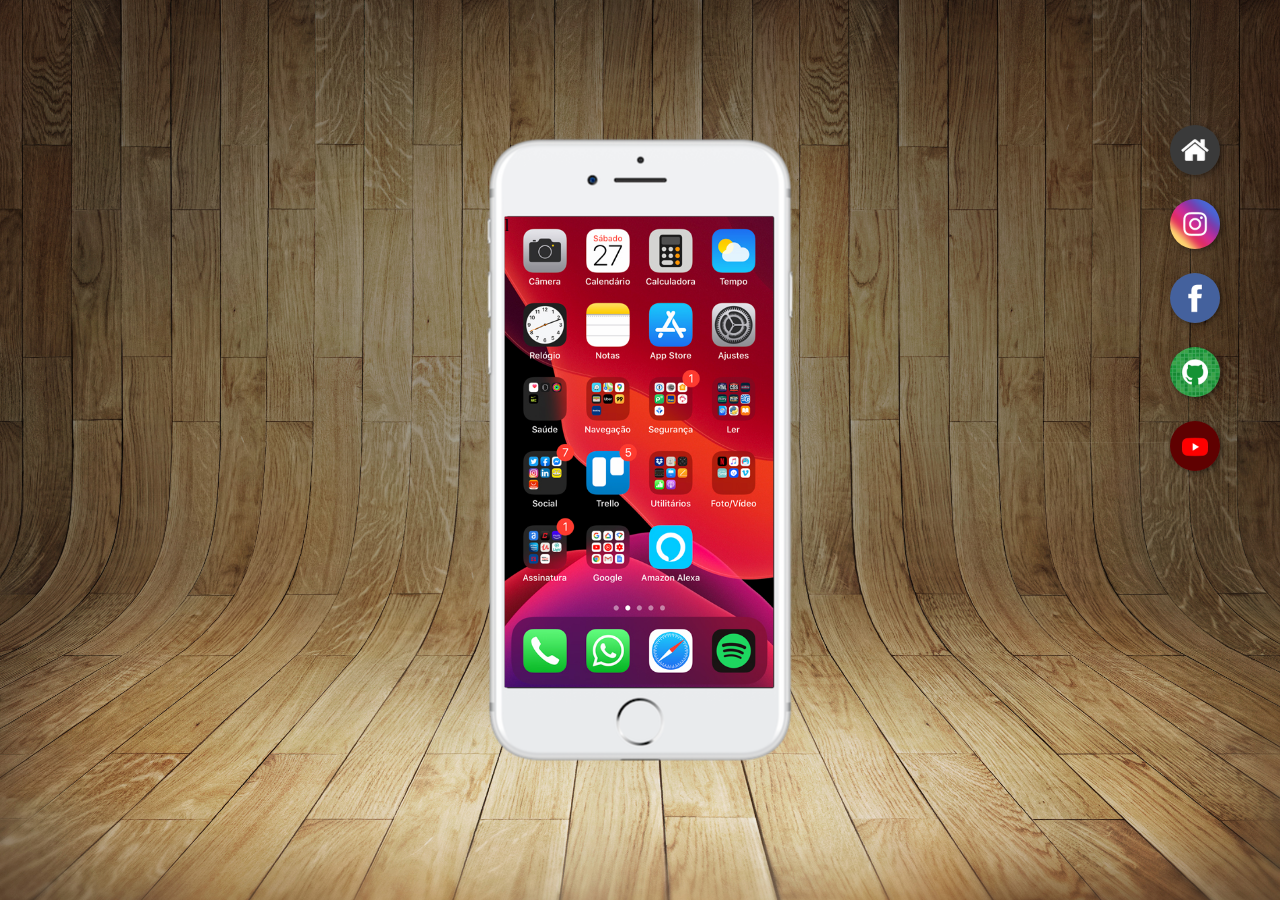
<file: index.html>
<!DOCTYPE html>
<html lang="pt-br">
<head>
    <meta charset="UTF-8">
    <meta name="viewport" content="width=device-width, initial-scale=1.0">
    <title>Social</title>
    <link rel="shortcut icon" href="favicon.ico" type="image/x-icon">
    <link rel="stylesheet" href="estilos/style.css">
</head>
<body>
    
    <main>
        <section id="telefone">
           
            <iframe src="home.html" name="tela" id="tela" frameborder="0">

            </iframe>

        </section>

        <section id="redes-sociais">
            <a href="home.html" target="tela"> <img src="imagens/logo-home.jpg" alt="home"> </a><br>
            <a href="instagram.html" target="tela"> <img src="imagens/logo-instagram.jpg" alt="Instagram"> </a><br>
            <a href="facebook.html" target="tela"> <img src="imagens/logo-facebook.jpg" alt="Facebook"> </a><br>
            <a href="git.html" target="tela"> <img src="imagens/logo-github.jpg" alt="GitHub"> </a><br>
            <a href="youtube.html" target="tela"> <img src="imagens/logo-youtube.jpg" alt="Youtube"> </a>
        </section>
    </main>
    
</body>
</html>
</file>
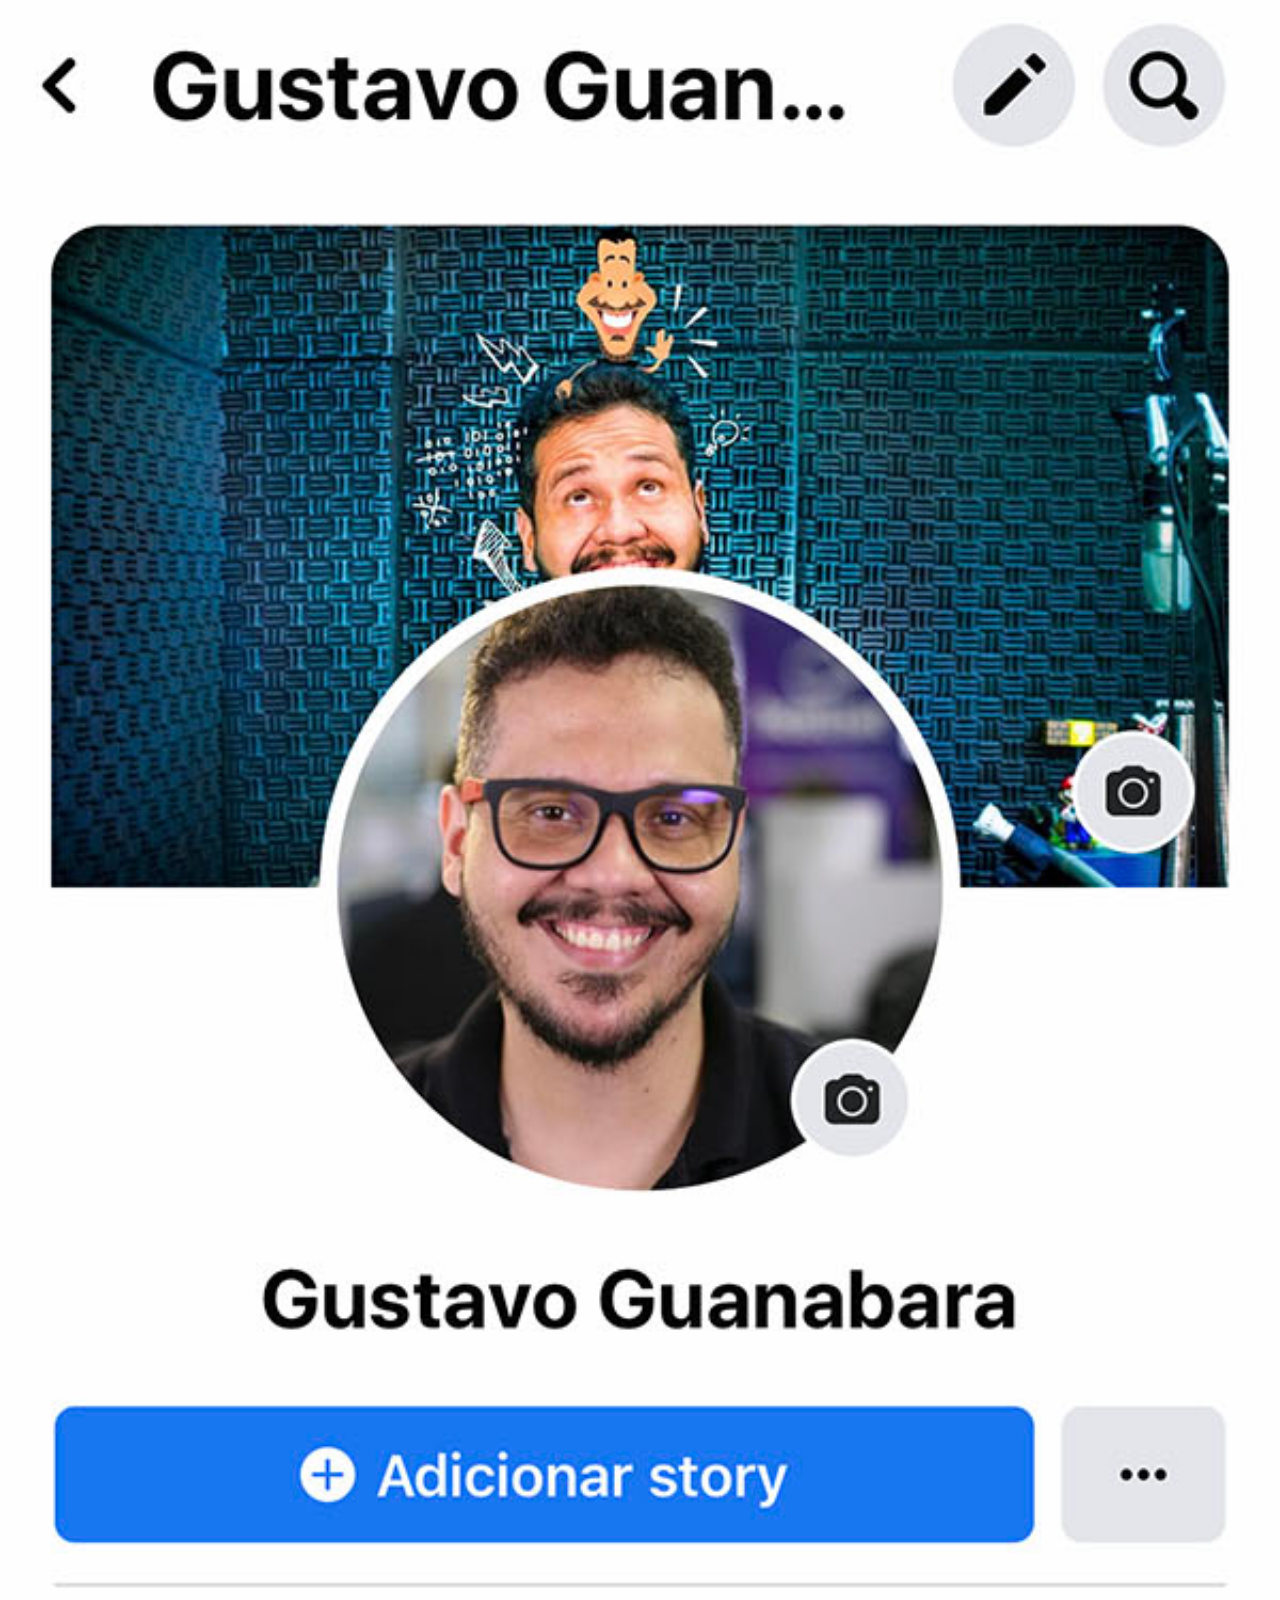
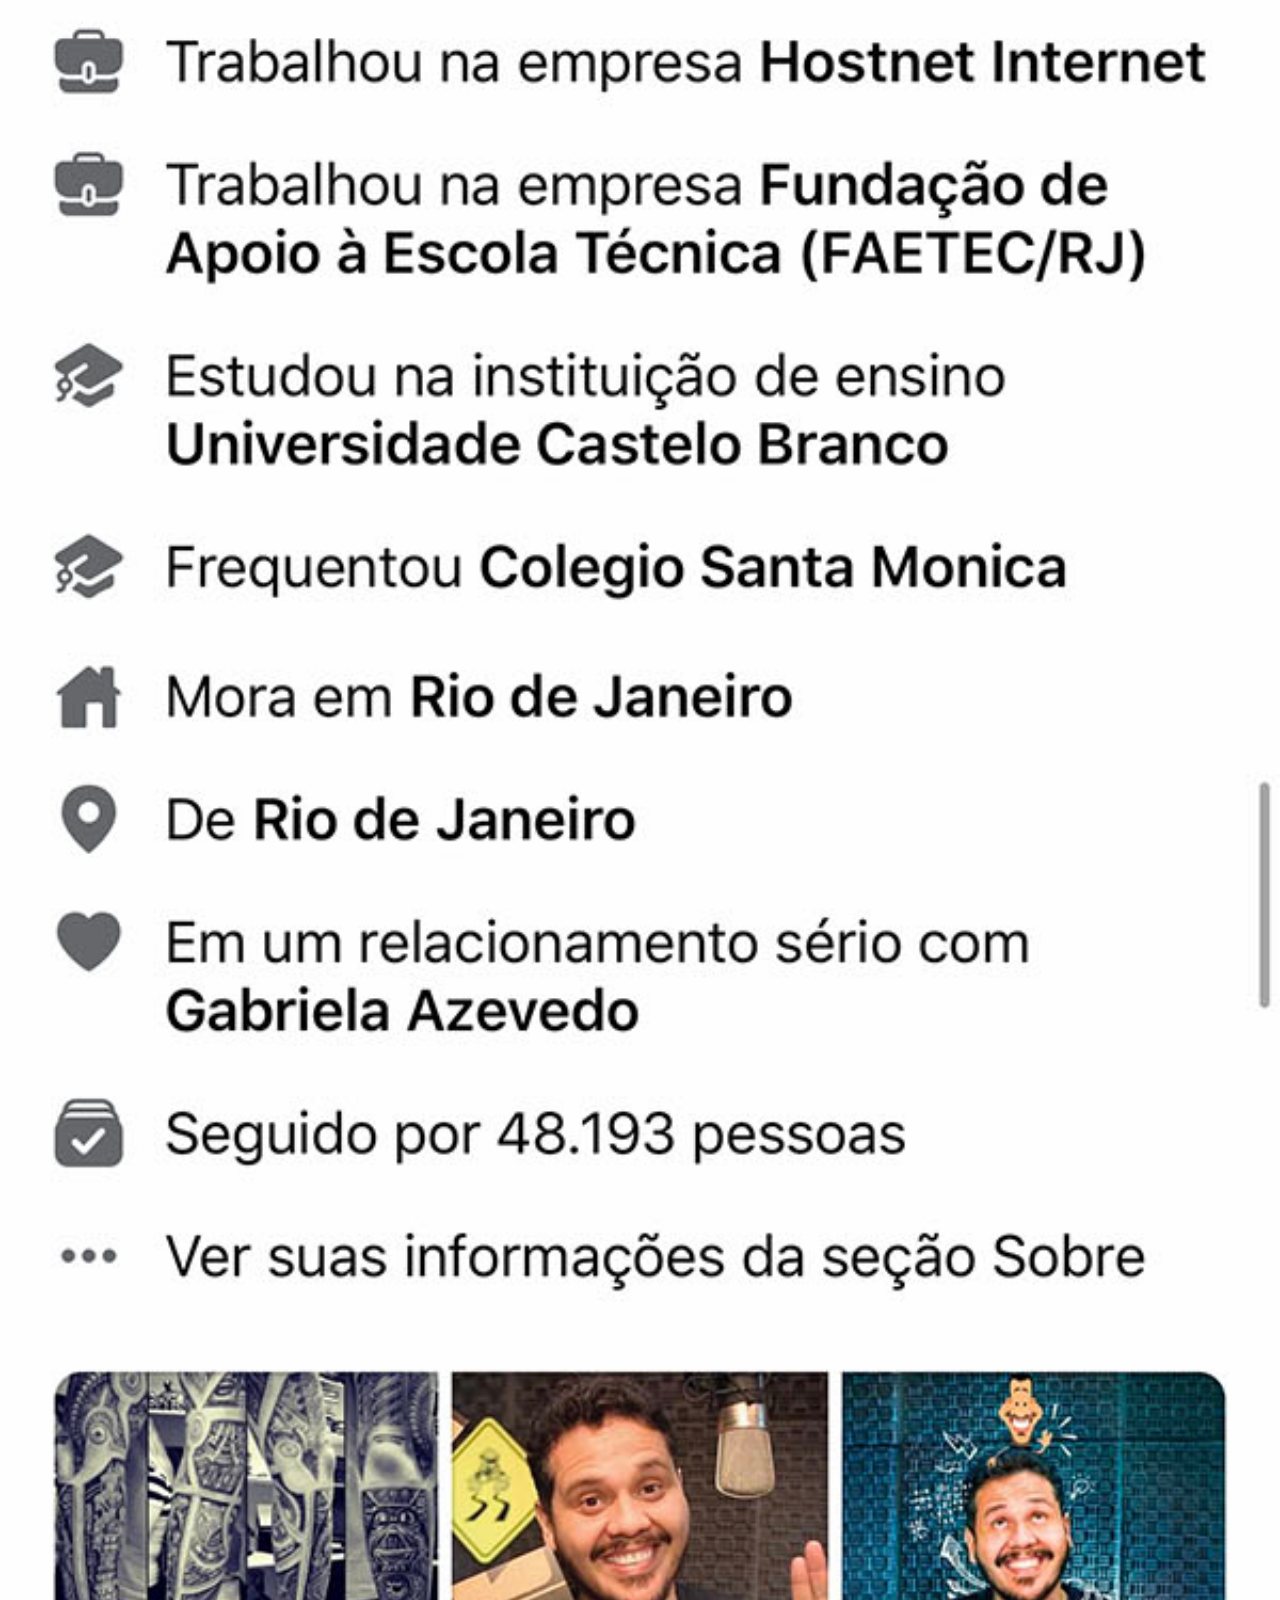
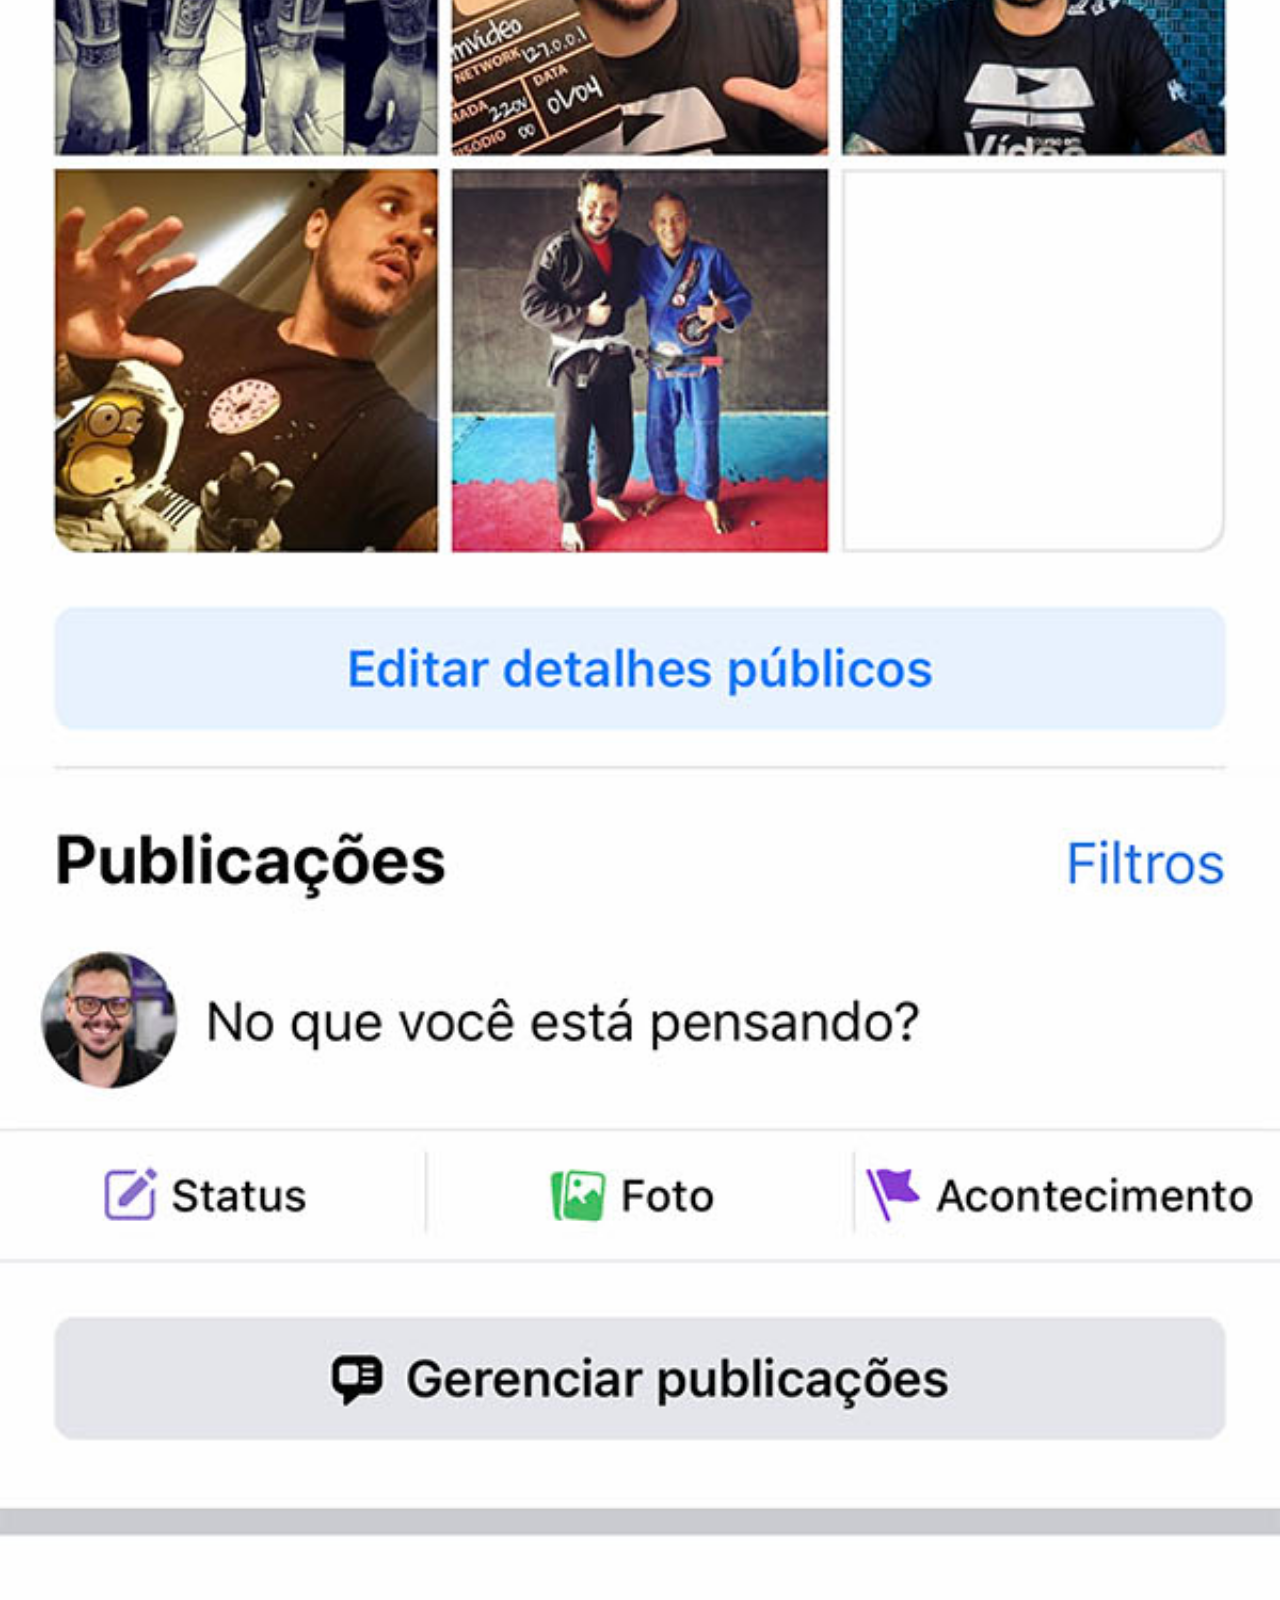
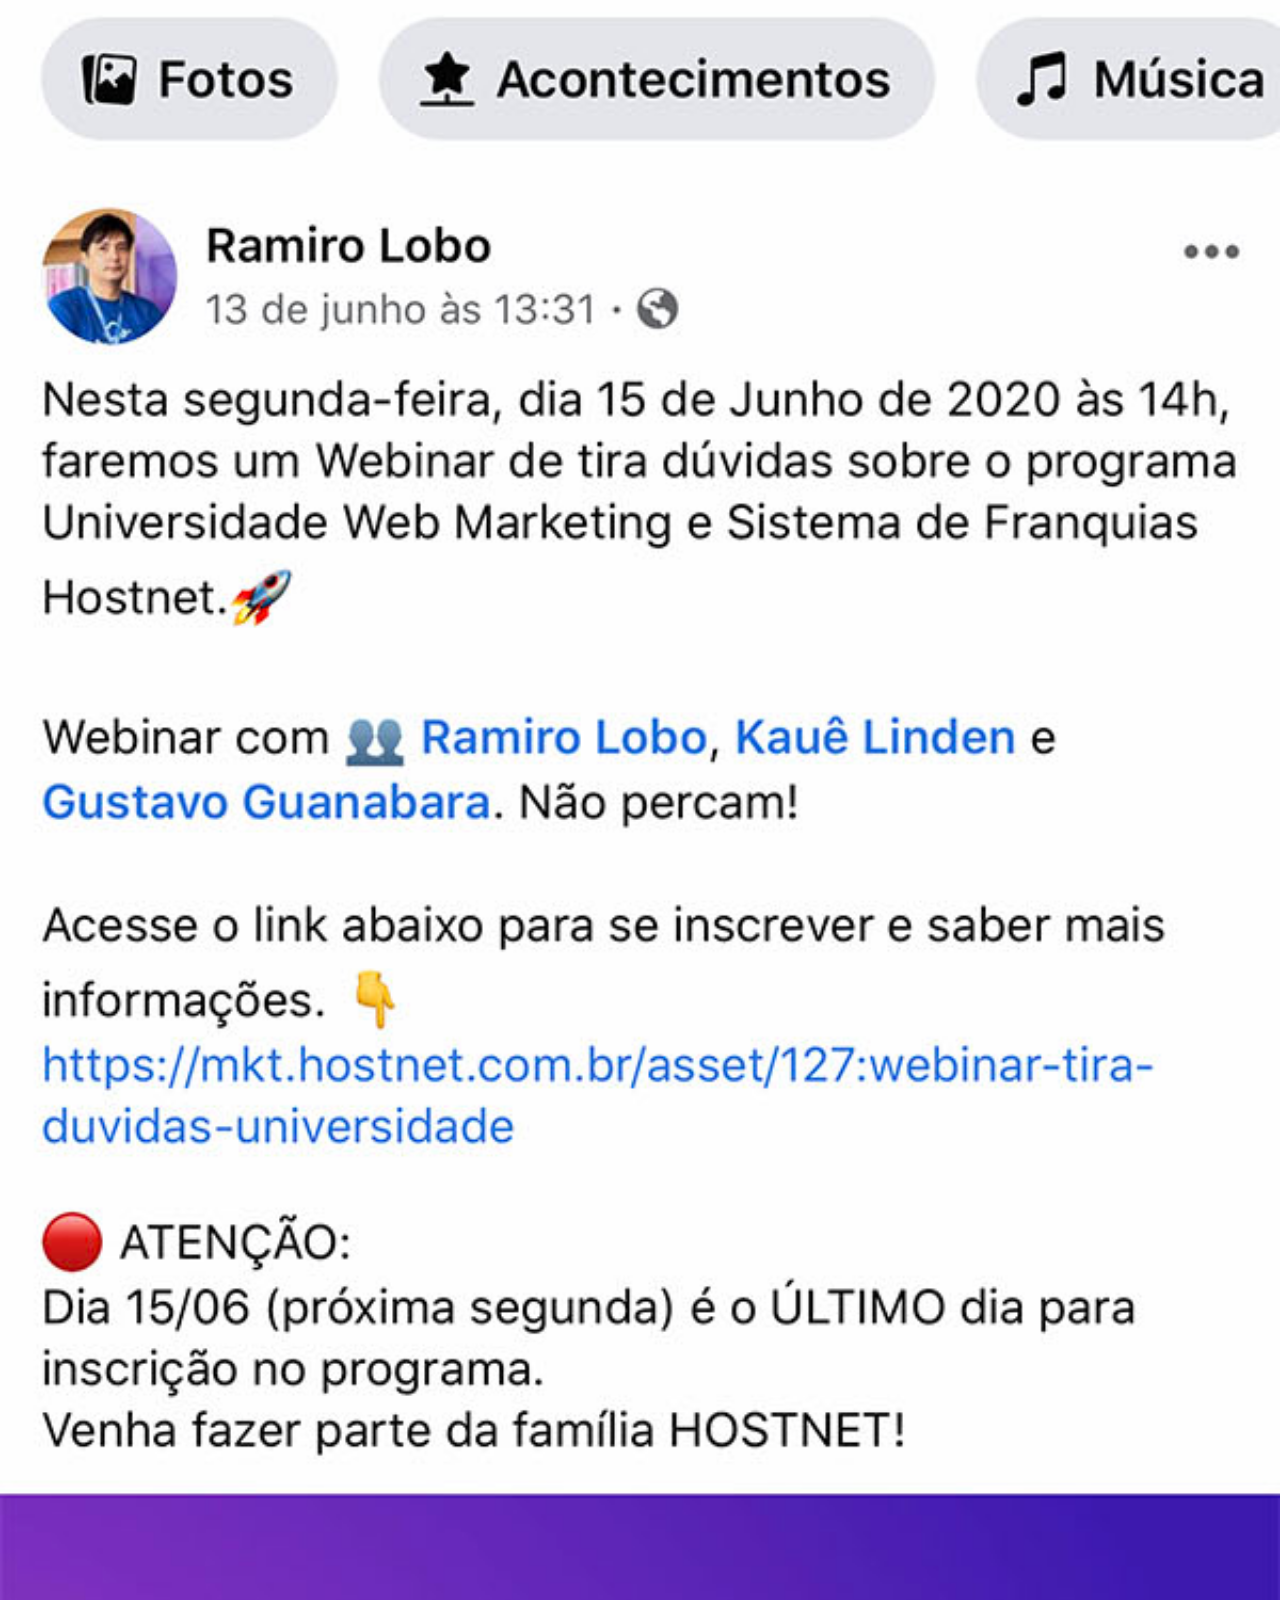
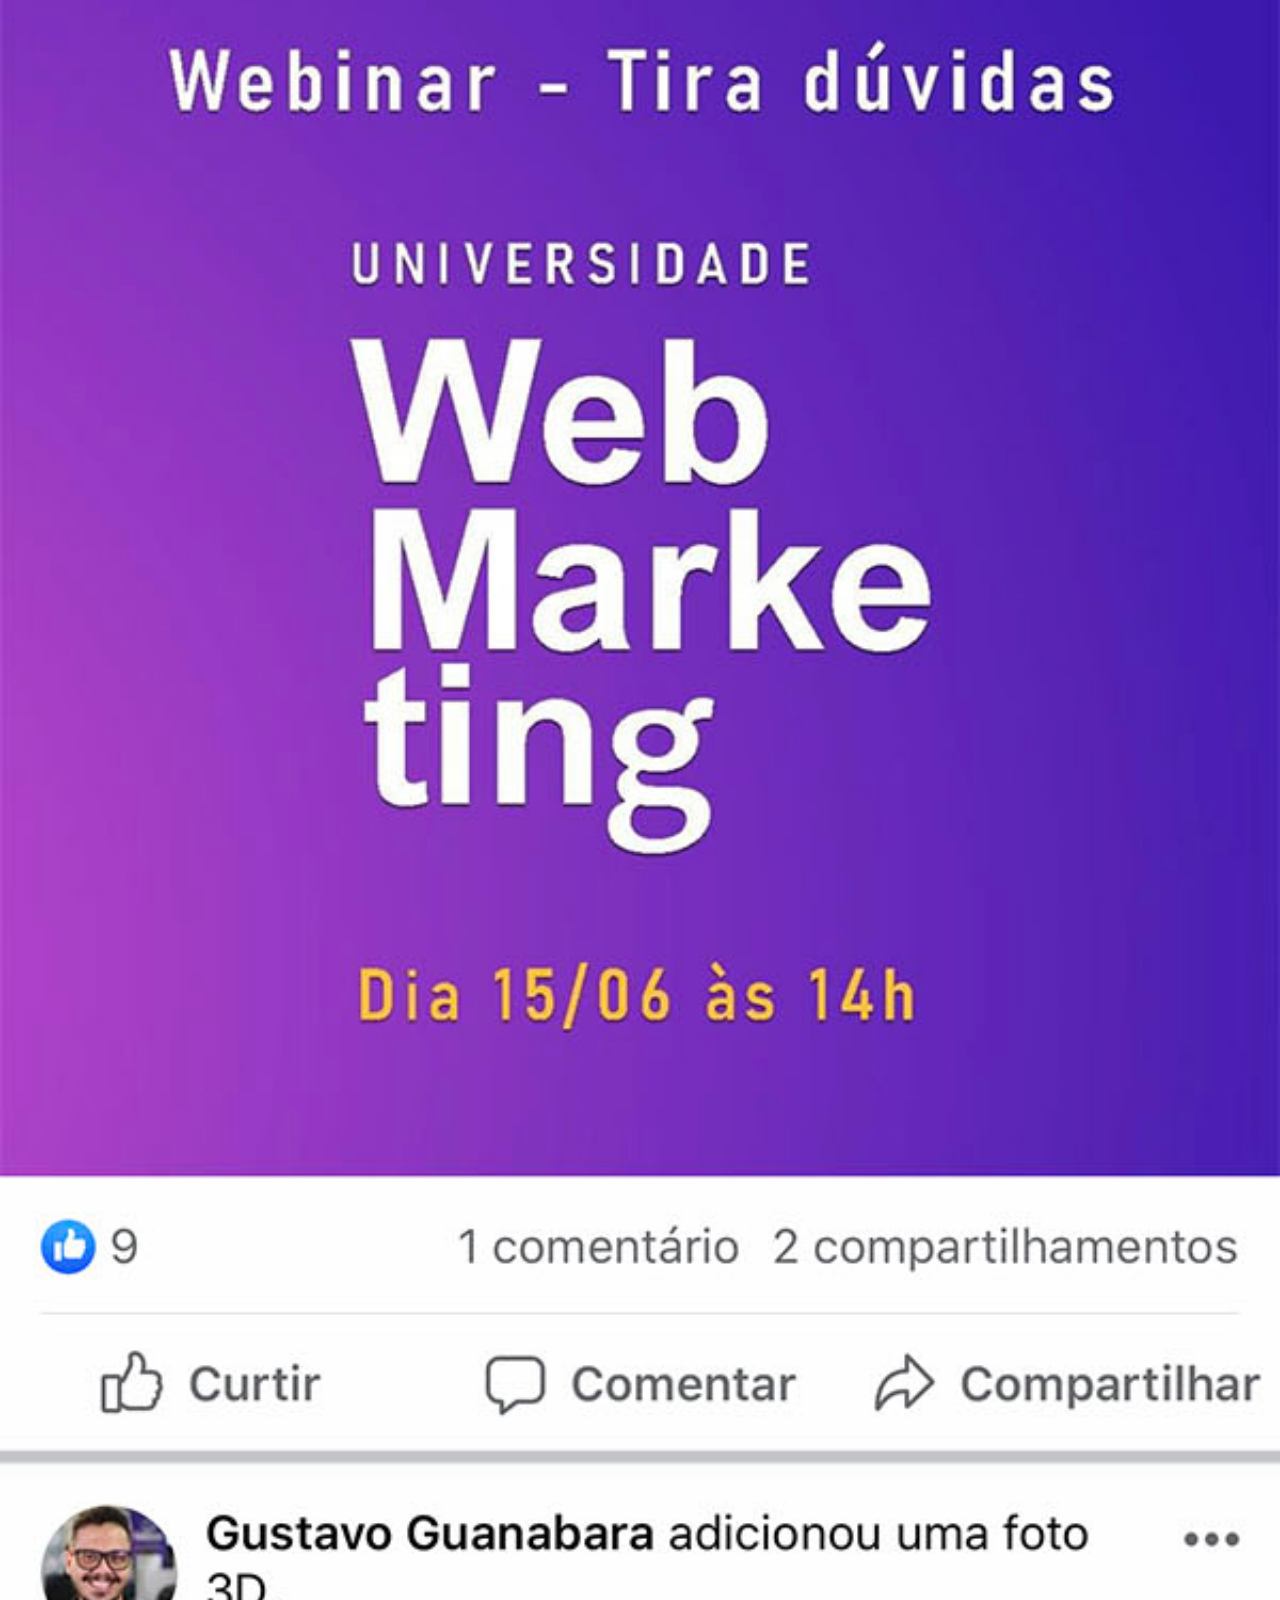
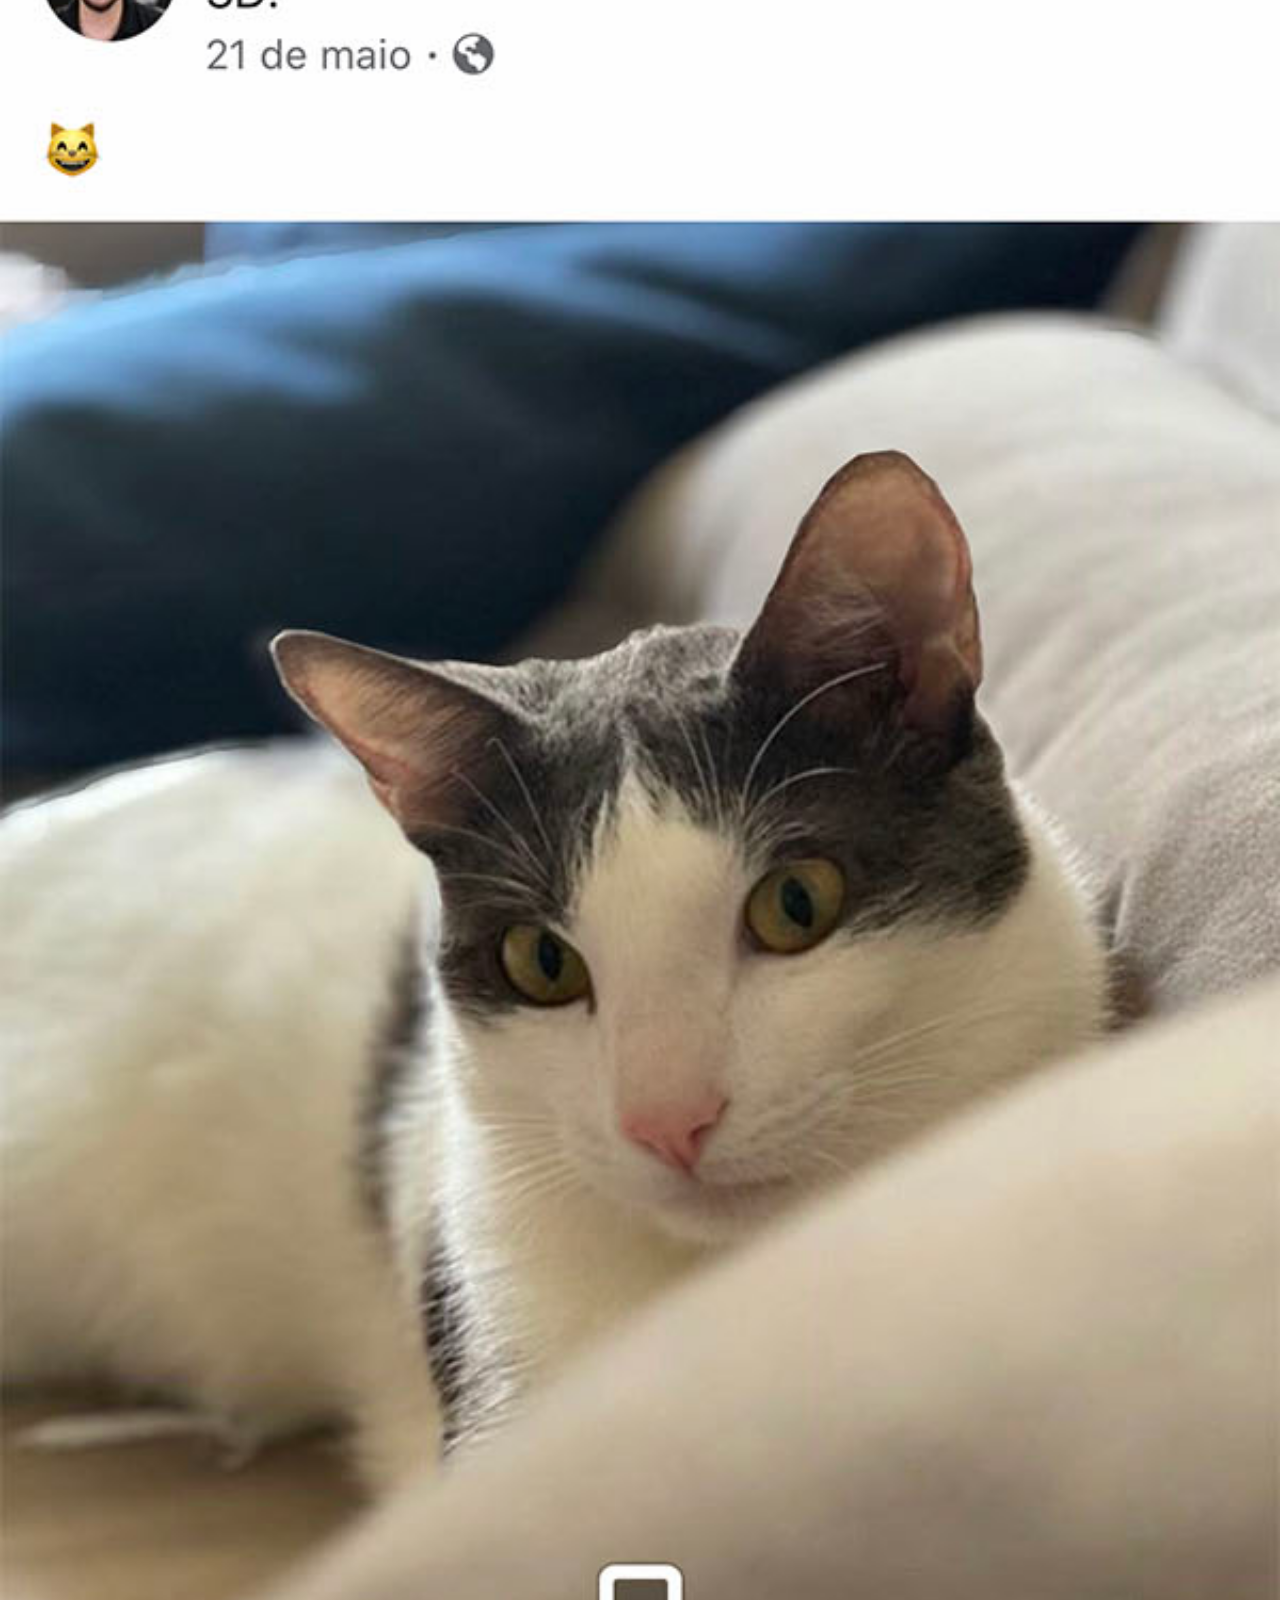
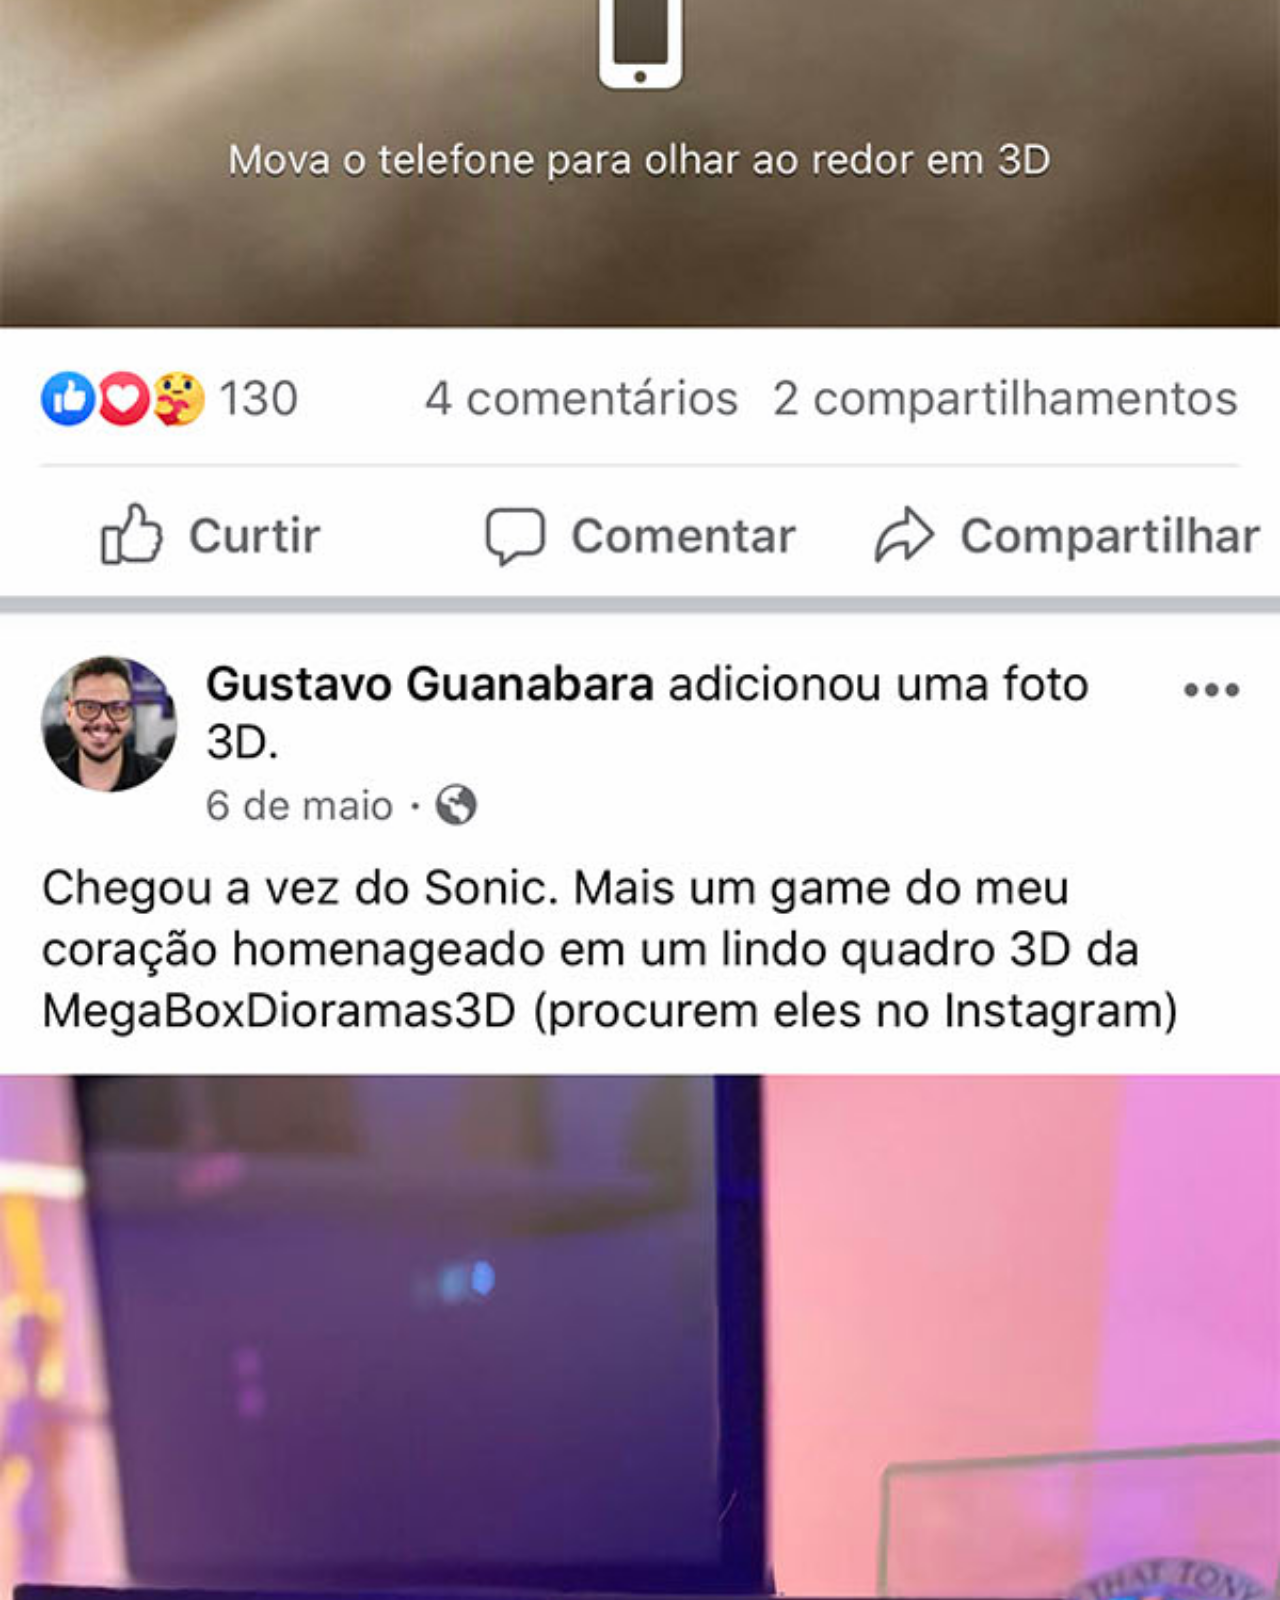
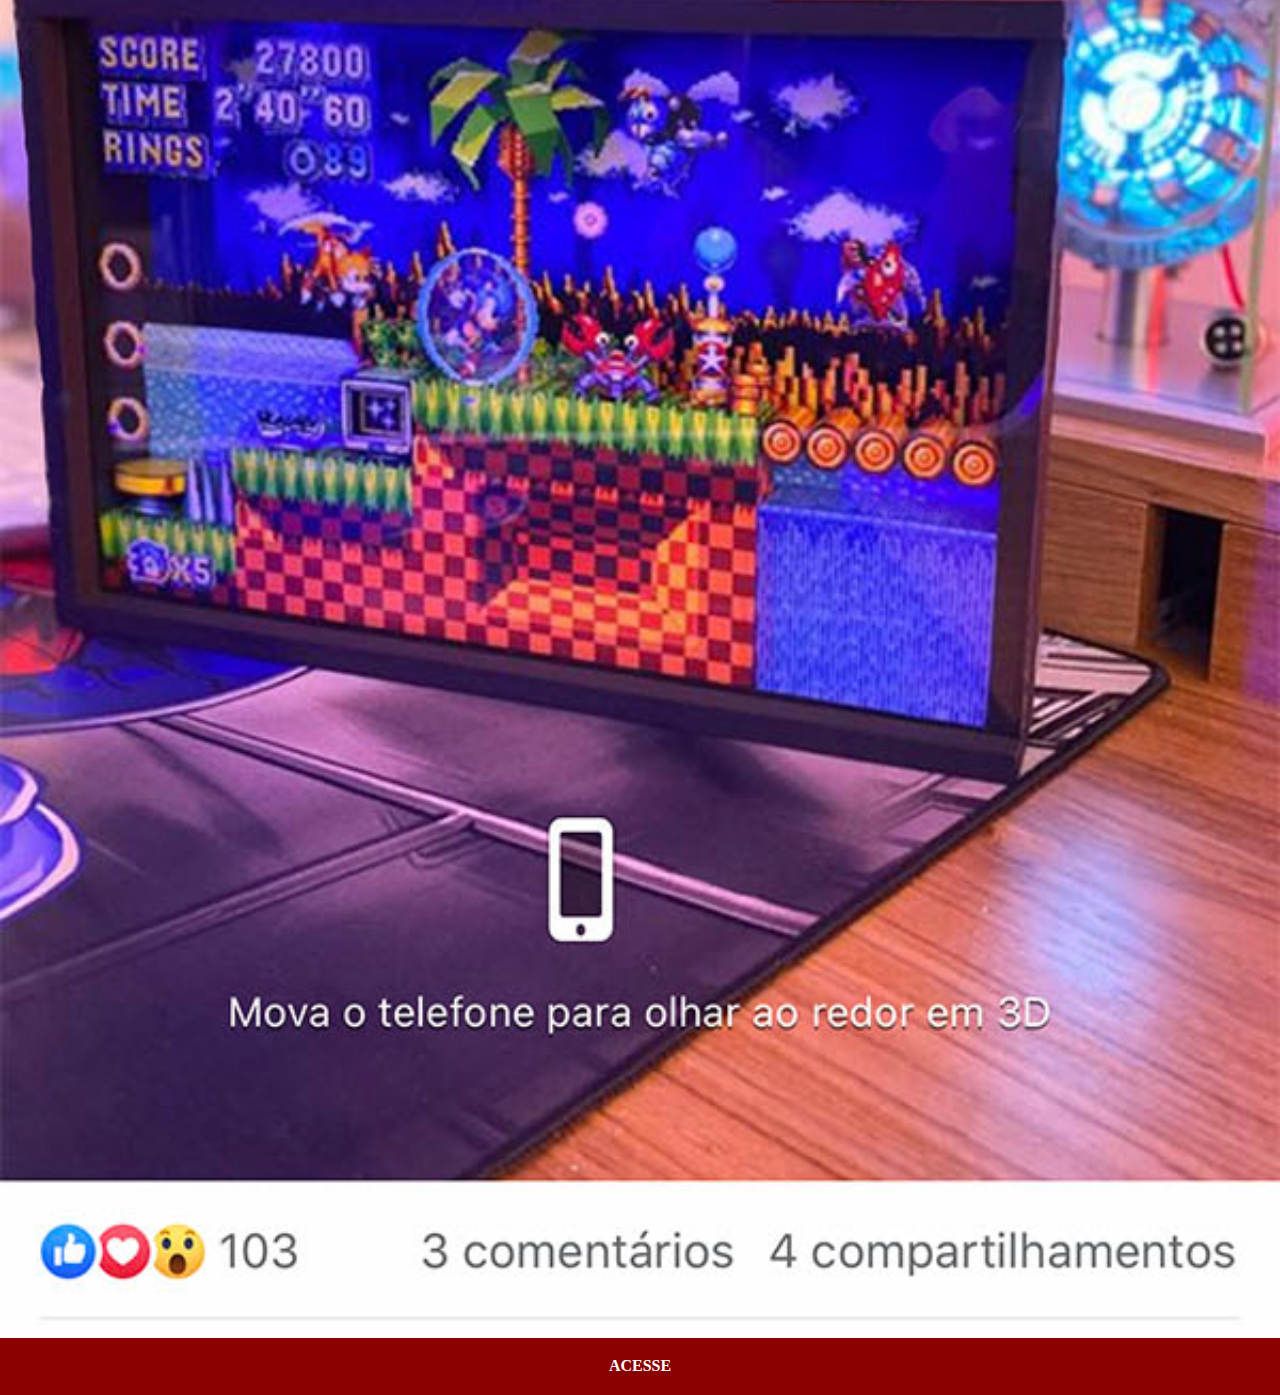
<file: facebook.html>
<!DOCTYPE html>
<html lang="en">
<head>
    <meta charset="UTF-8">
    <meta name="viewport" content="width=device-width, initial-scale=1.0">
    <title>Document</title>
    <link rel="stylesheet" href="estilos/social.css">
</head>
<body>
    <img src="imagens/tela-facebook.jpg" alt="Fcebook">
    <a href="https://www.facebook.com/gabriel.camargo.48793">ACESSE</a>
    
</body>
</html>
</file>
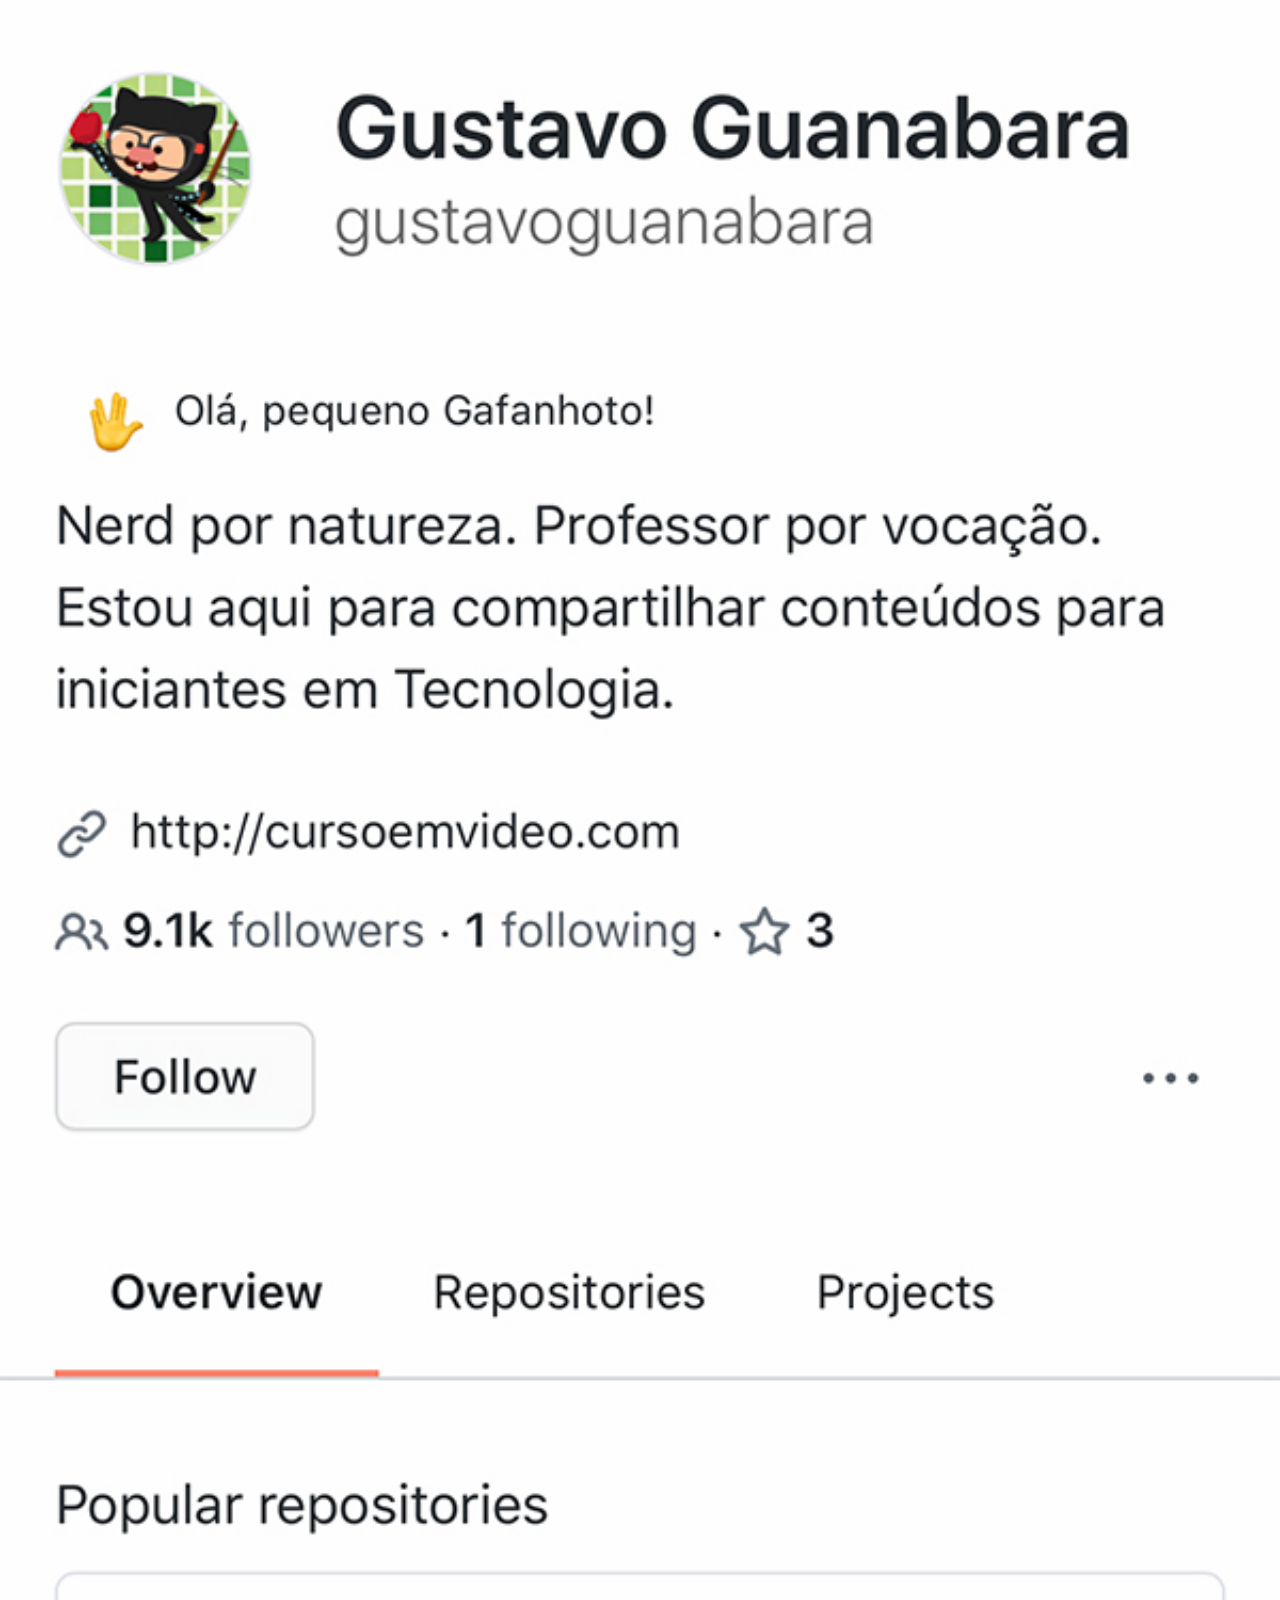
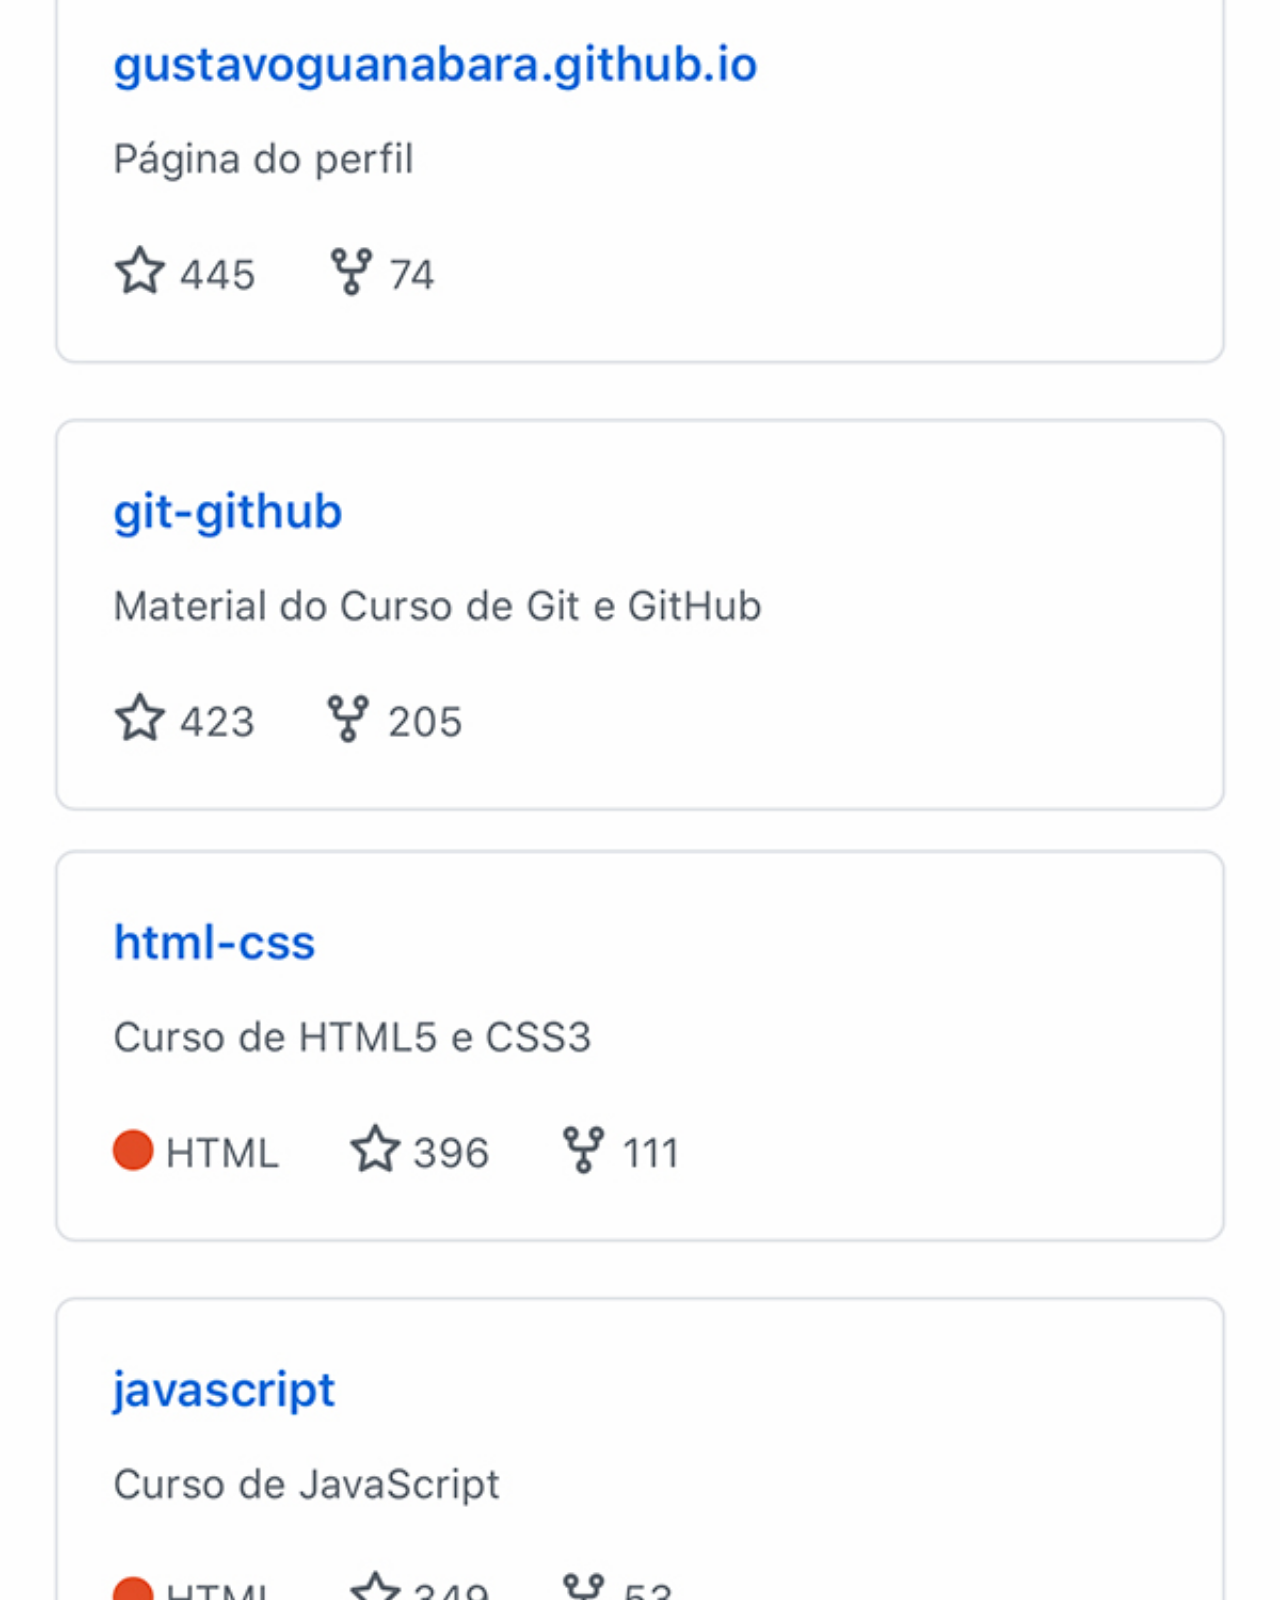
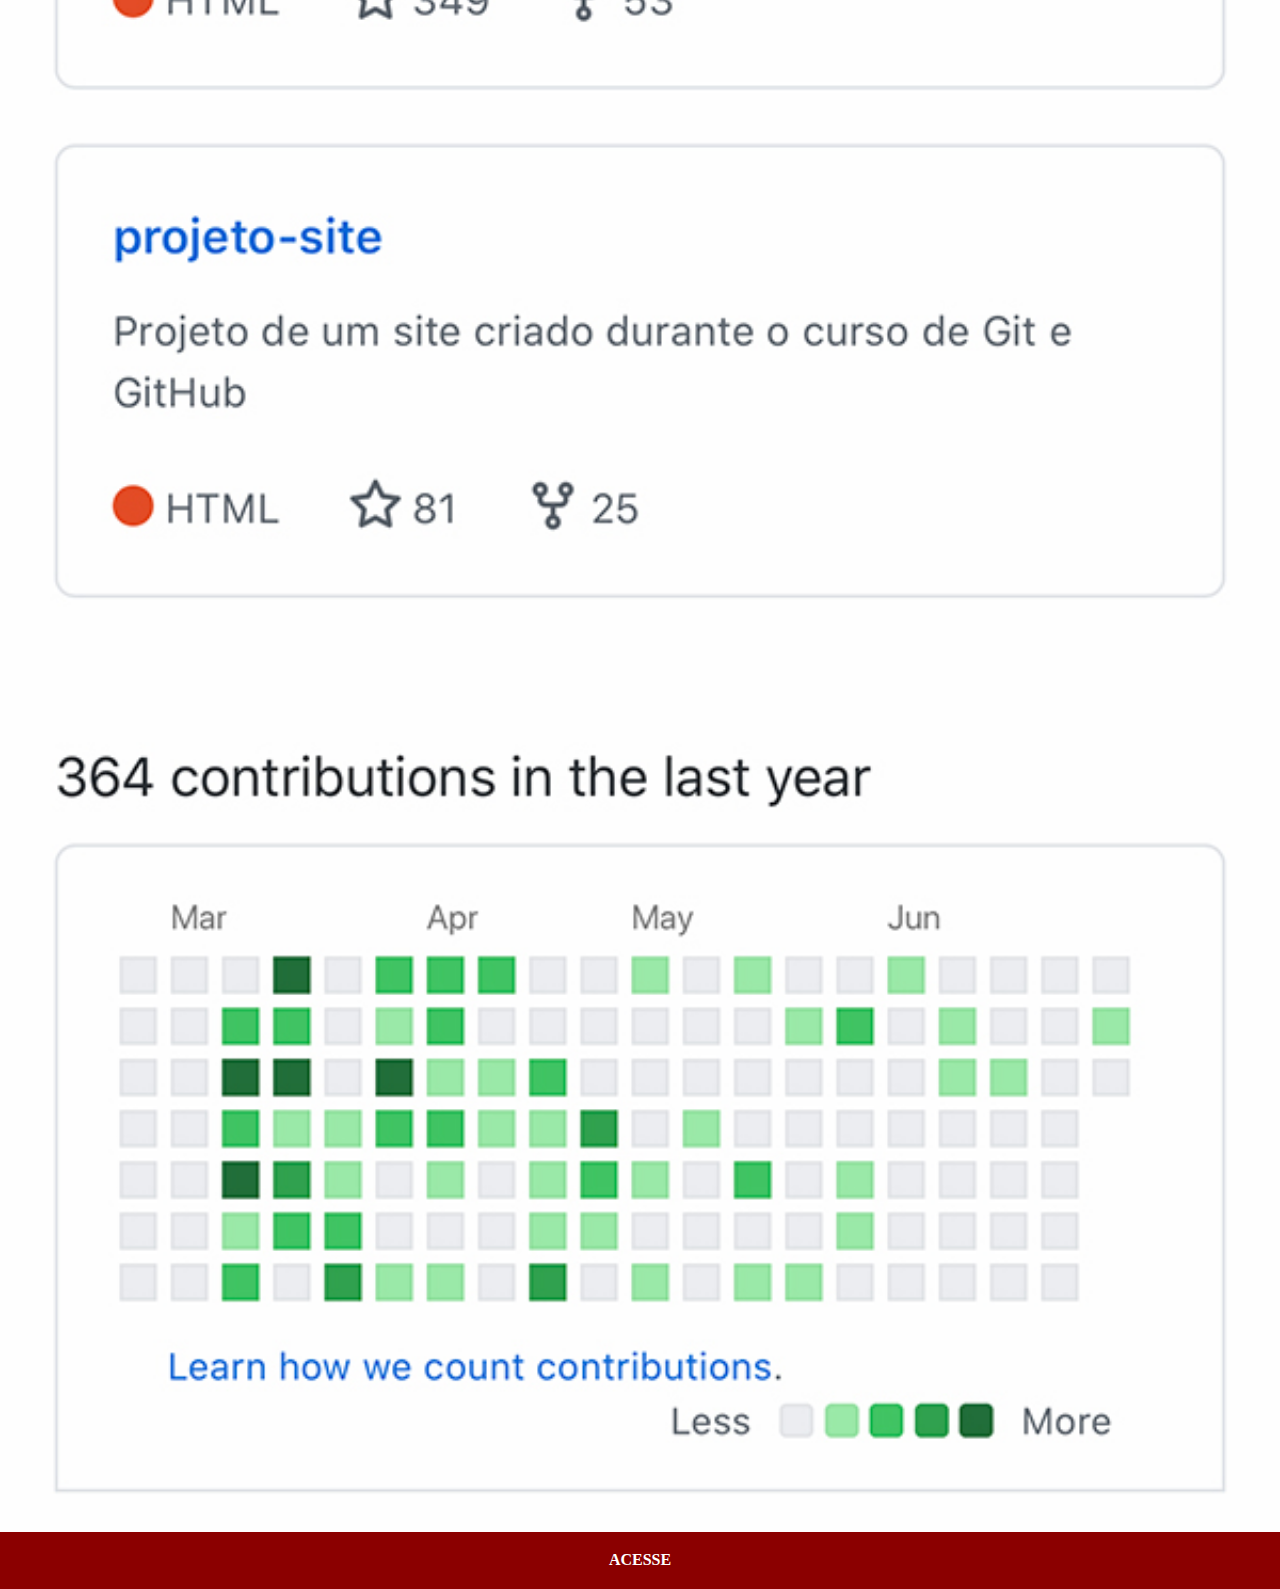
<file: git.html>
<!DOCTYPE html>
<html lang="en">
<head>
    <meta charset="UTF-8">
    <meta name="viewport" content="width=device-width, initial-scale=1.0">
    <title>Document</title>
    <link rel="stylesheet" href="estilos/social.css">
</head>
<body>

    <img src="imagens/tela-github.jpg" alt="GitHub">
    <a href="https://github.com/GabrielCamargocoder">ACESSE</a>
    
</body>
</html>
</file>
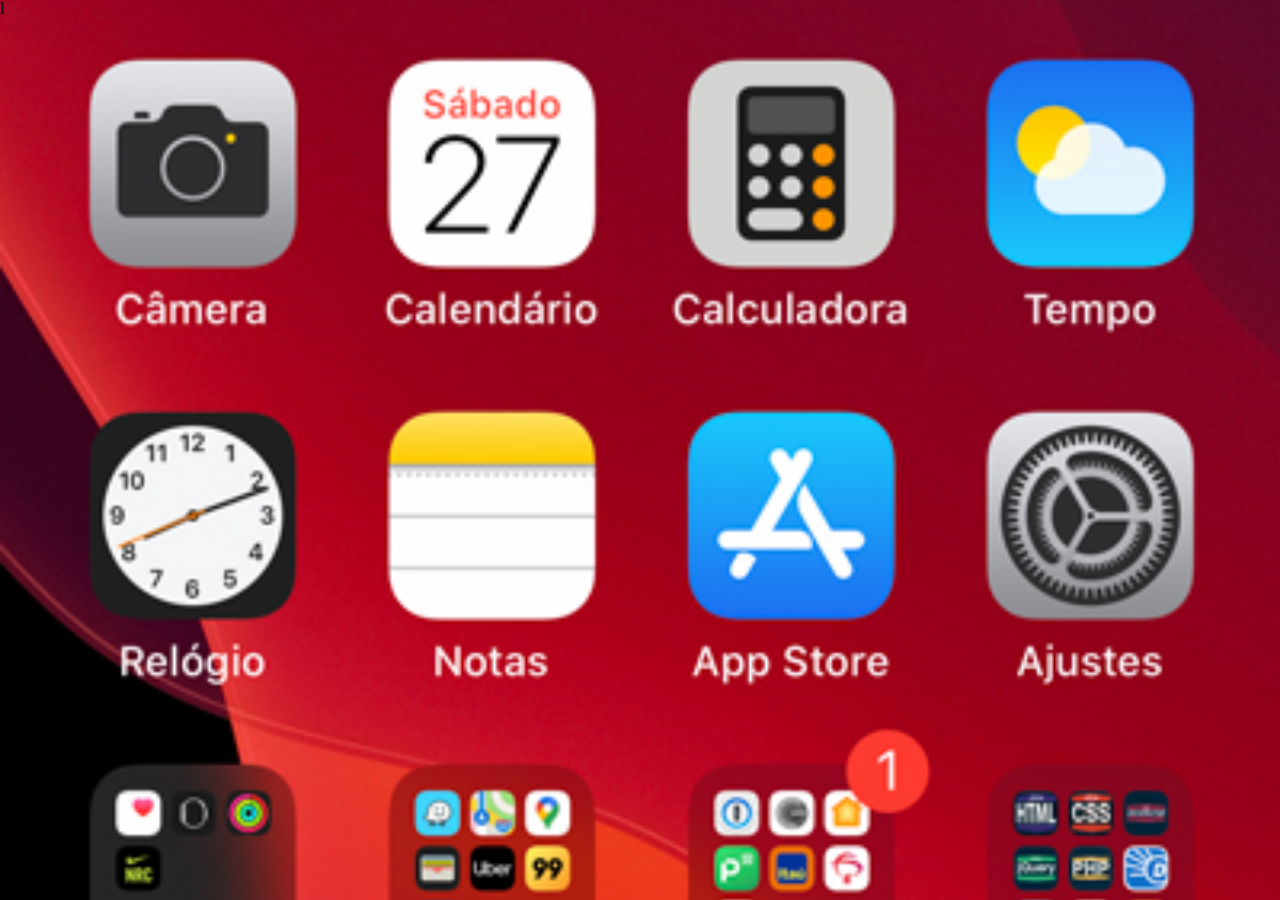
<file: home.html>
<!DOCTYPE html>
<html lang="pt-br">
<head>
    <meta charset="UTF-8">
    <meta name="viewport" content="width=device-width, initial-scale=1.0">
    <title>Document</title>
   
</head>
<style>
        *{
            margin: 0px;
            padding: 0px;

        }
        body{
            width: 100vw;
            height: 100vh;
            background:black url(imagens/tela-home.jpg) no-repeat top center;
            background-size: cover;
        }
    </style>
<body>l
    
</body>
</html>
</file>
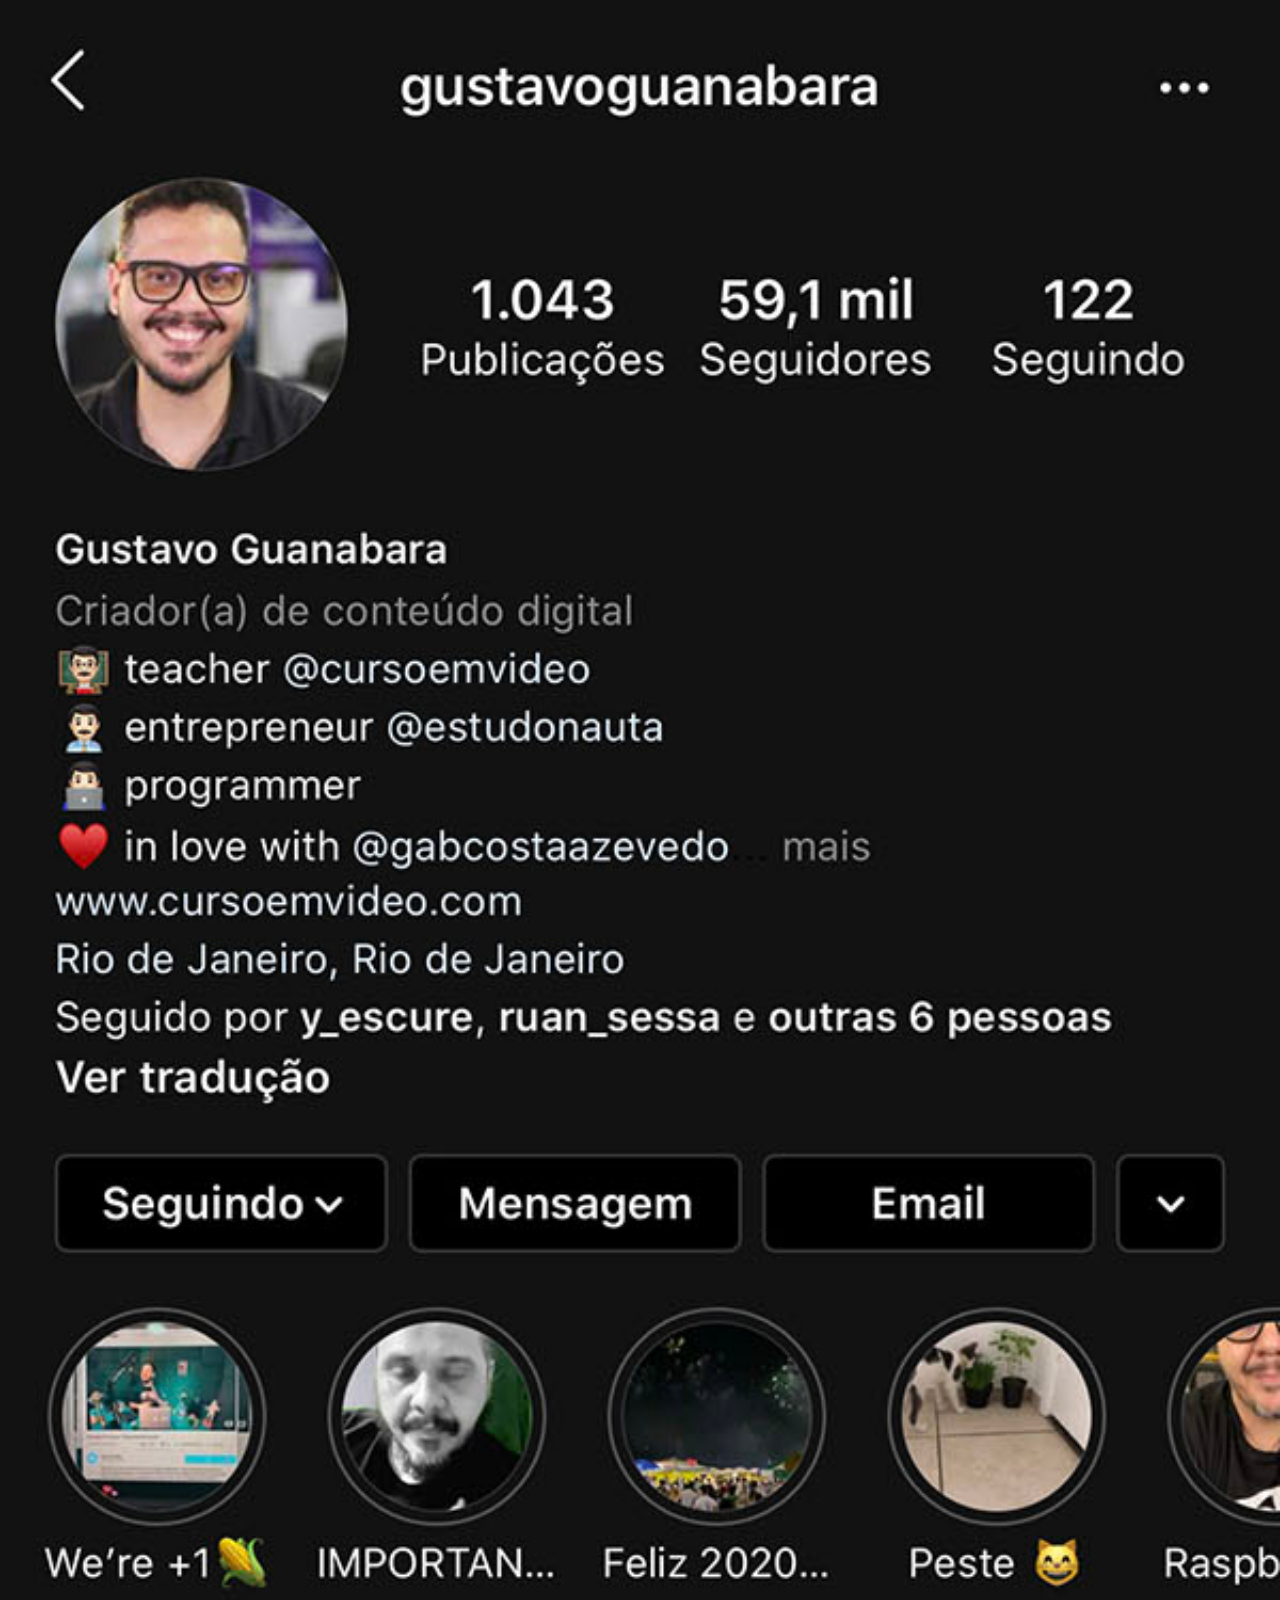
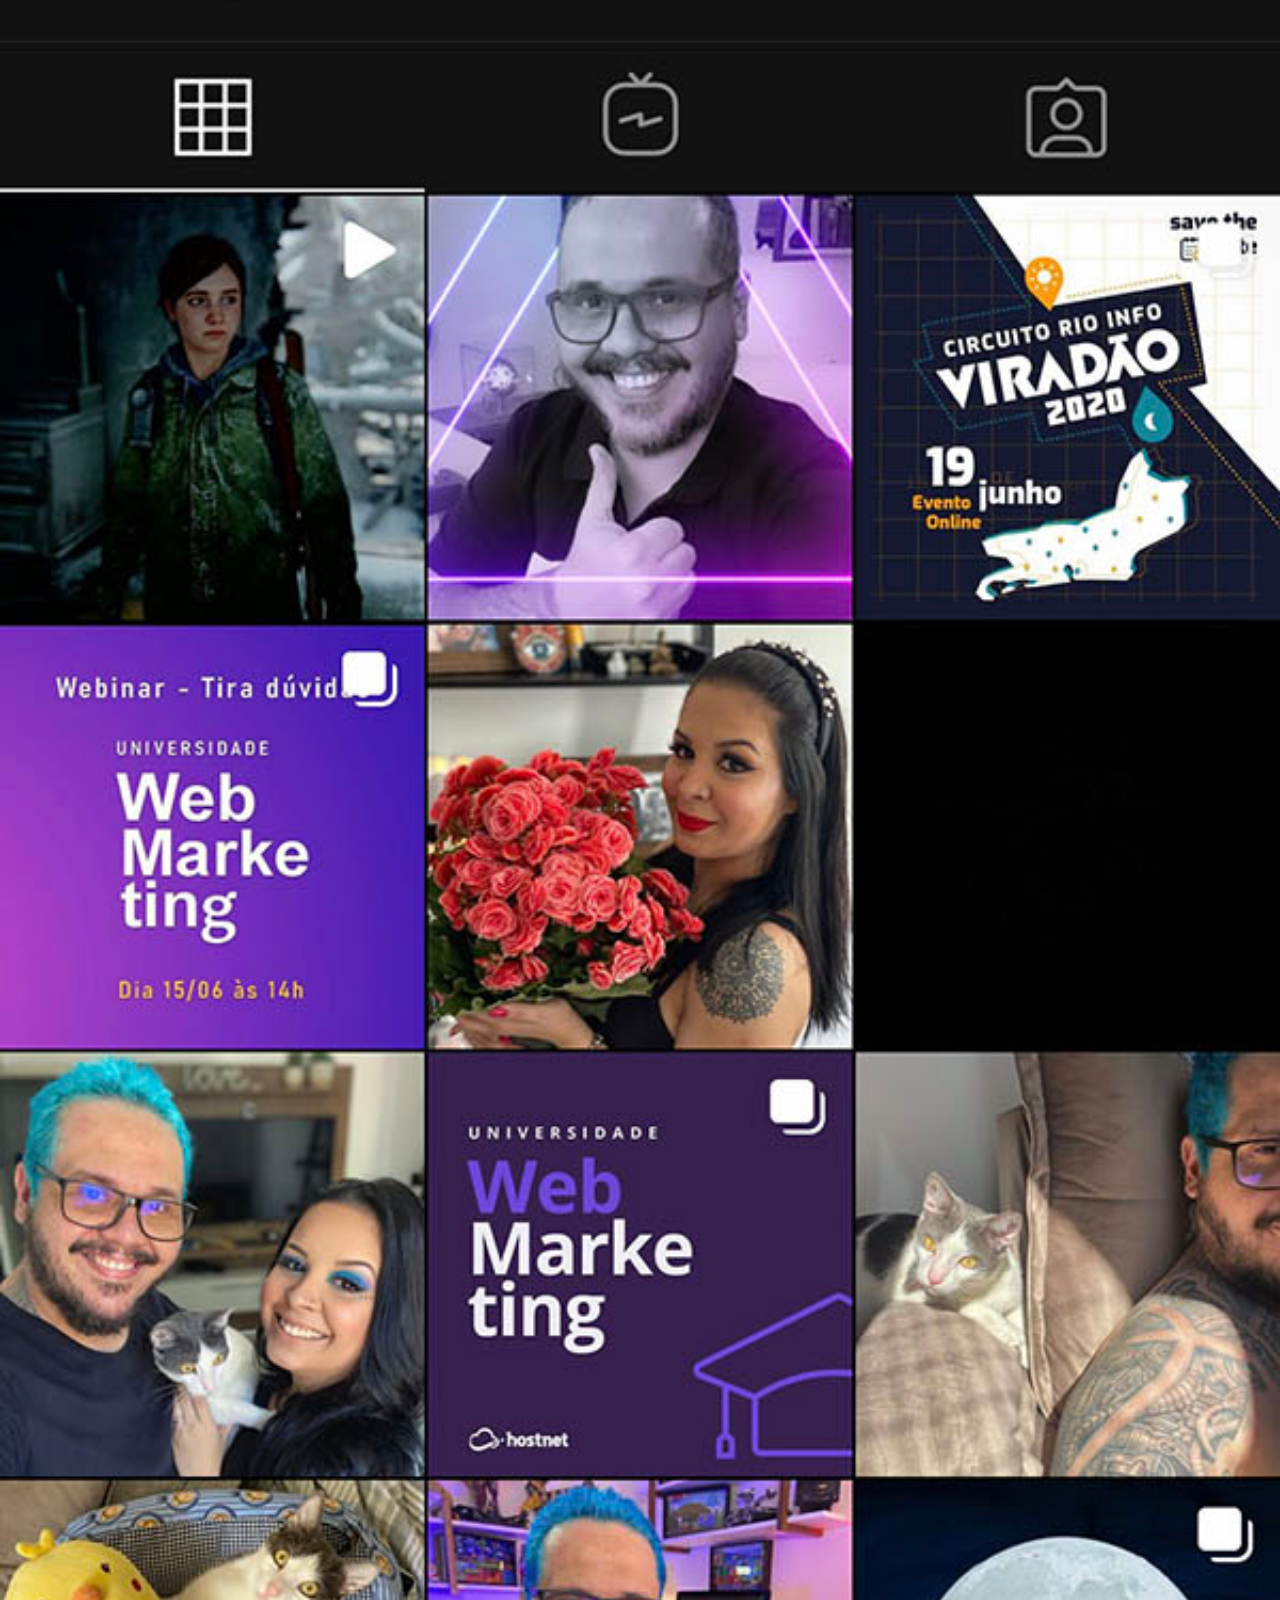
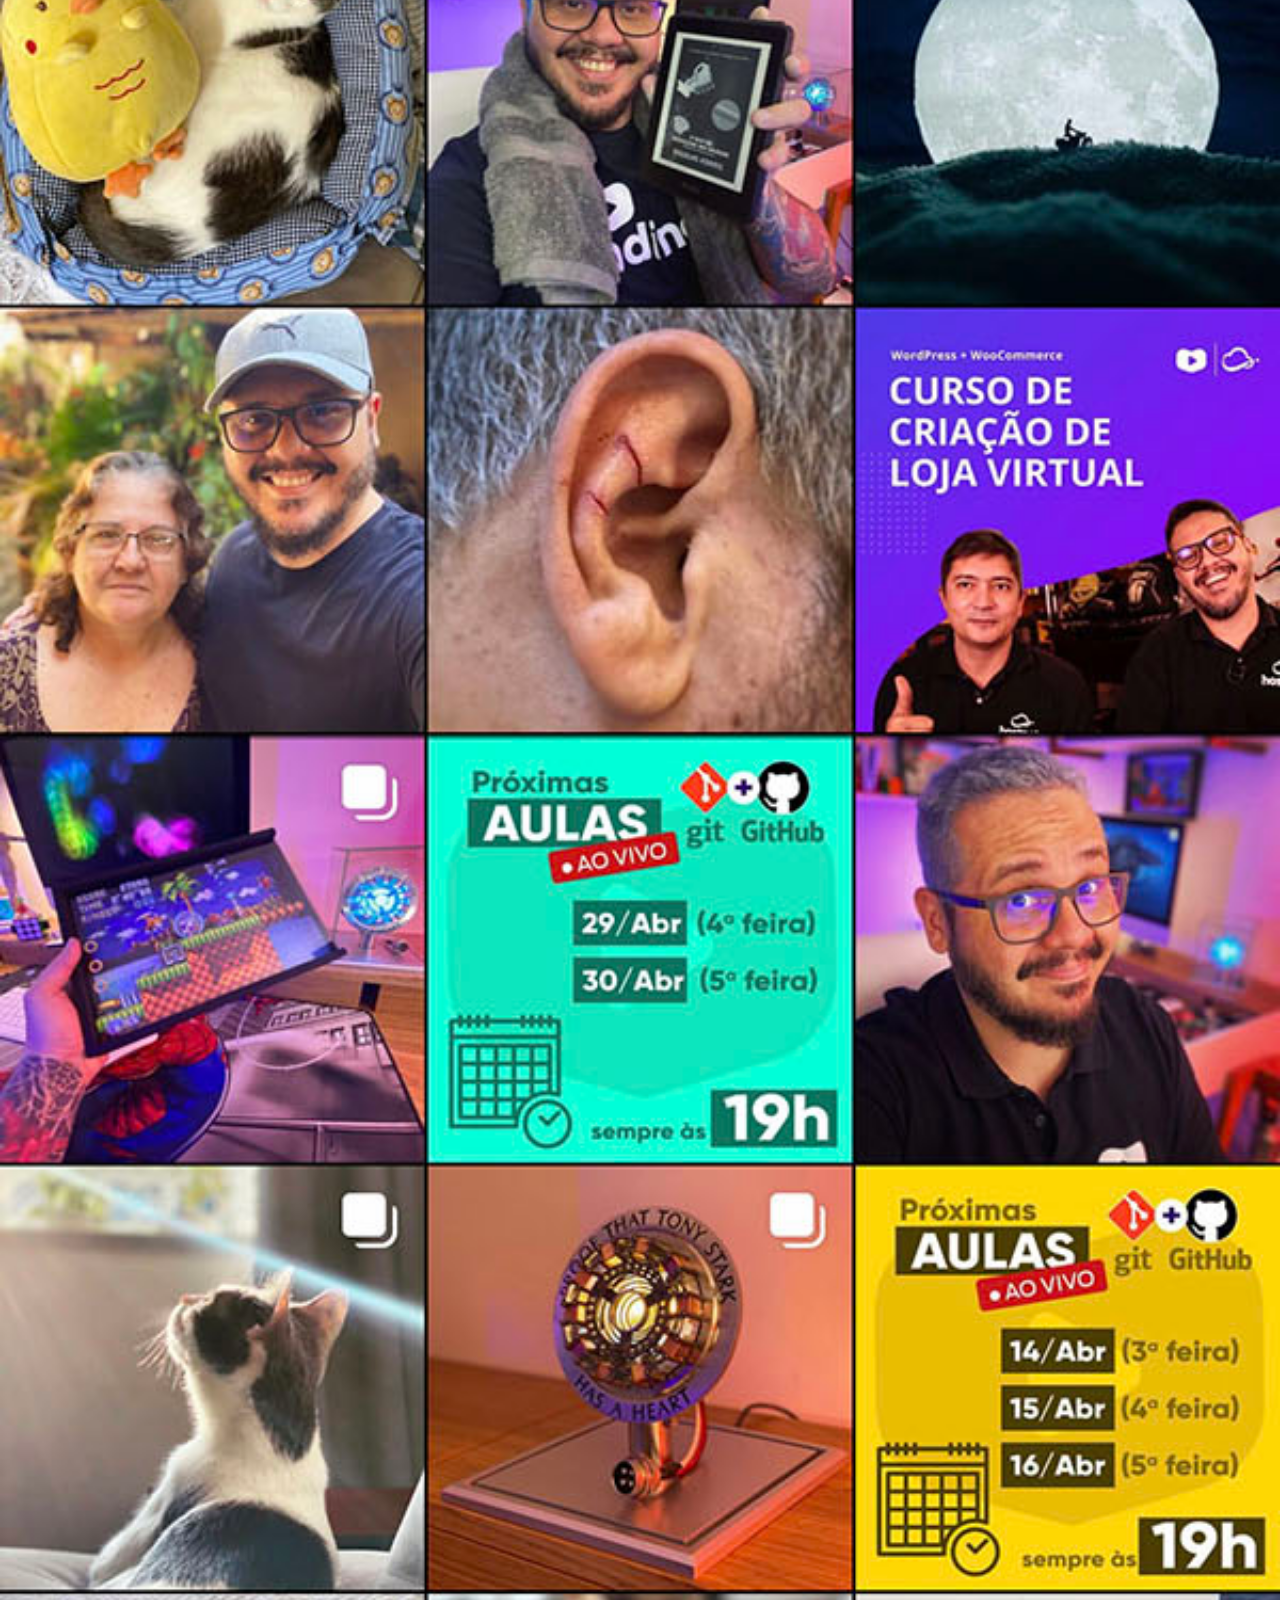
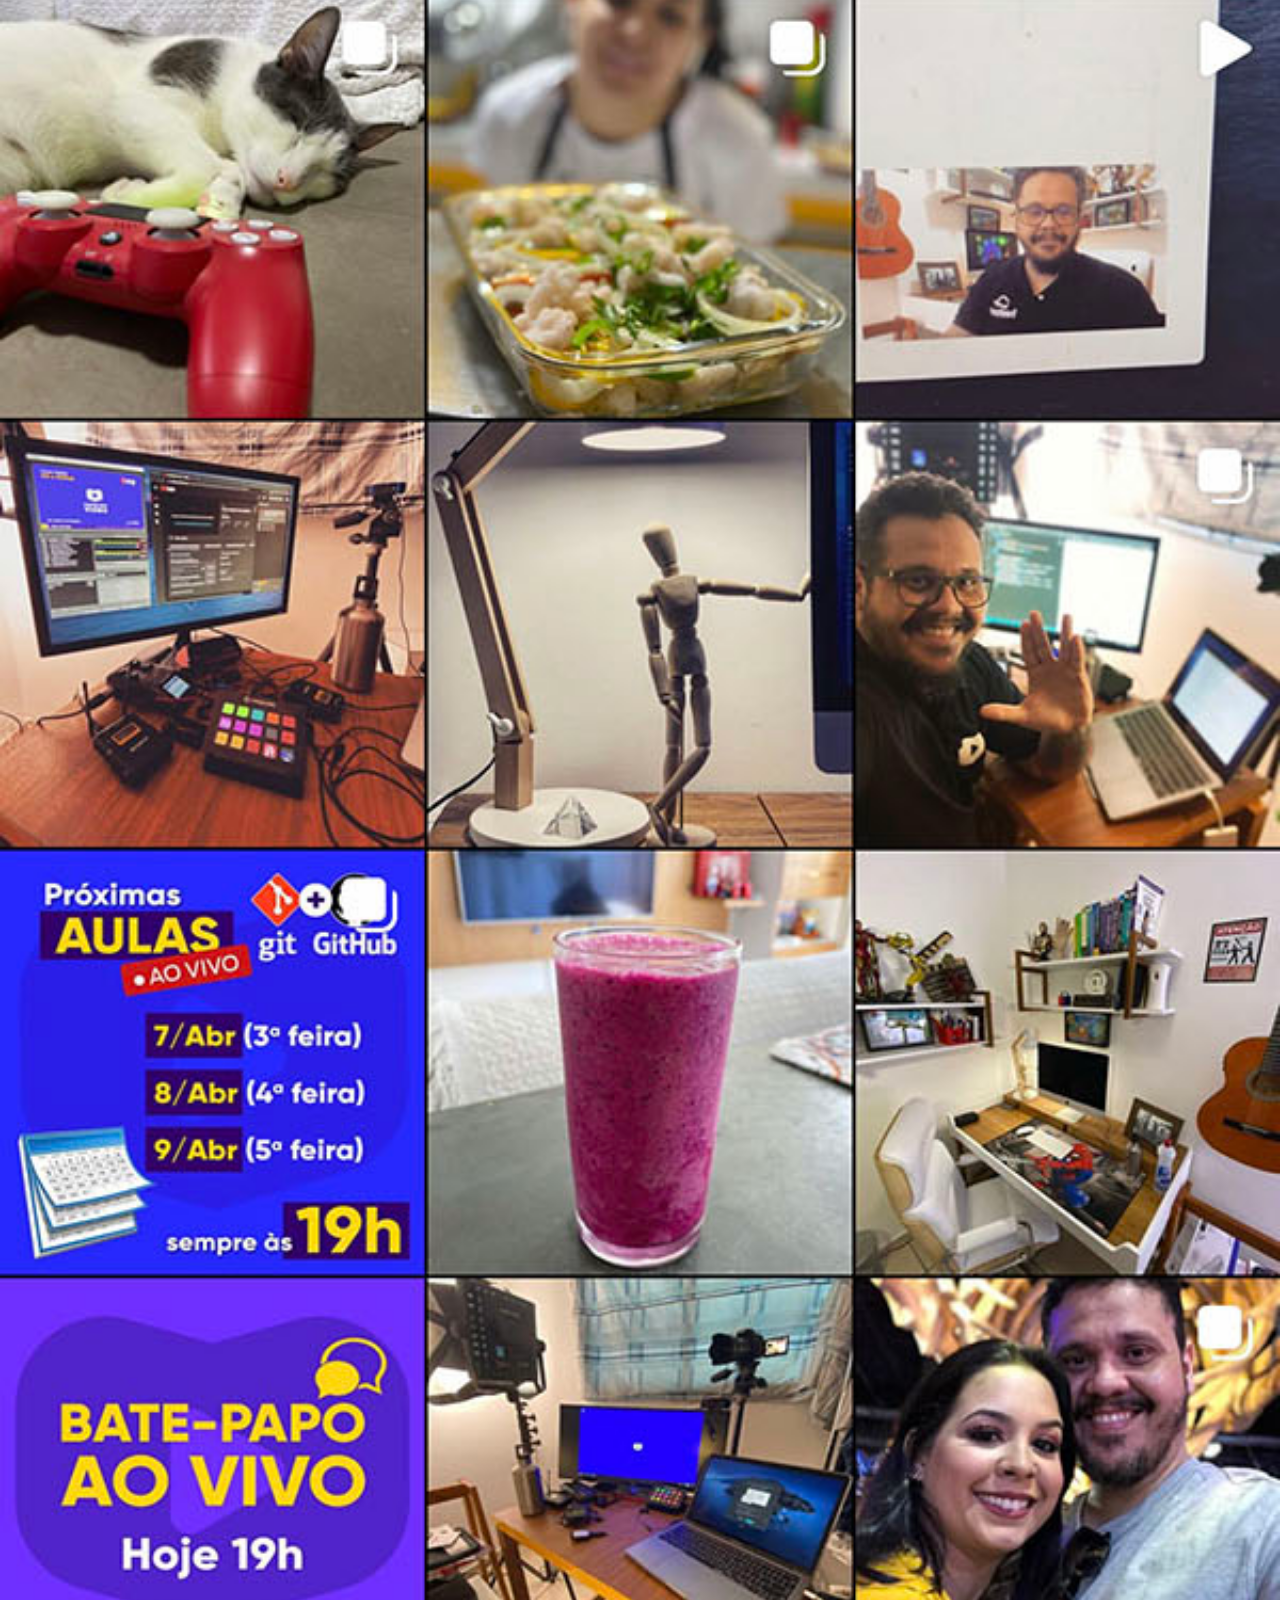
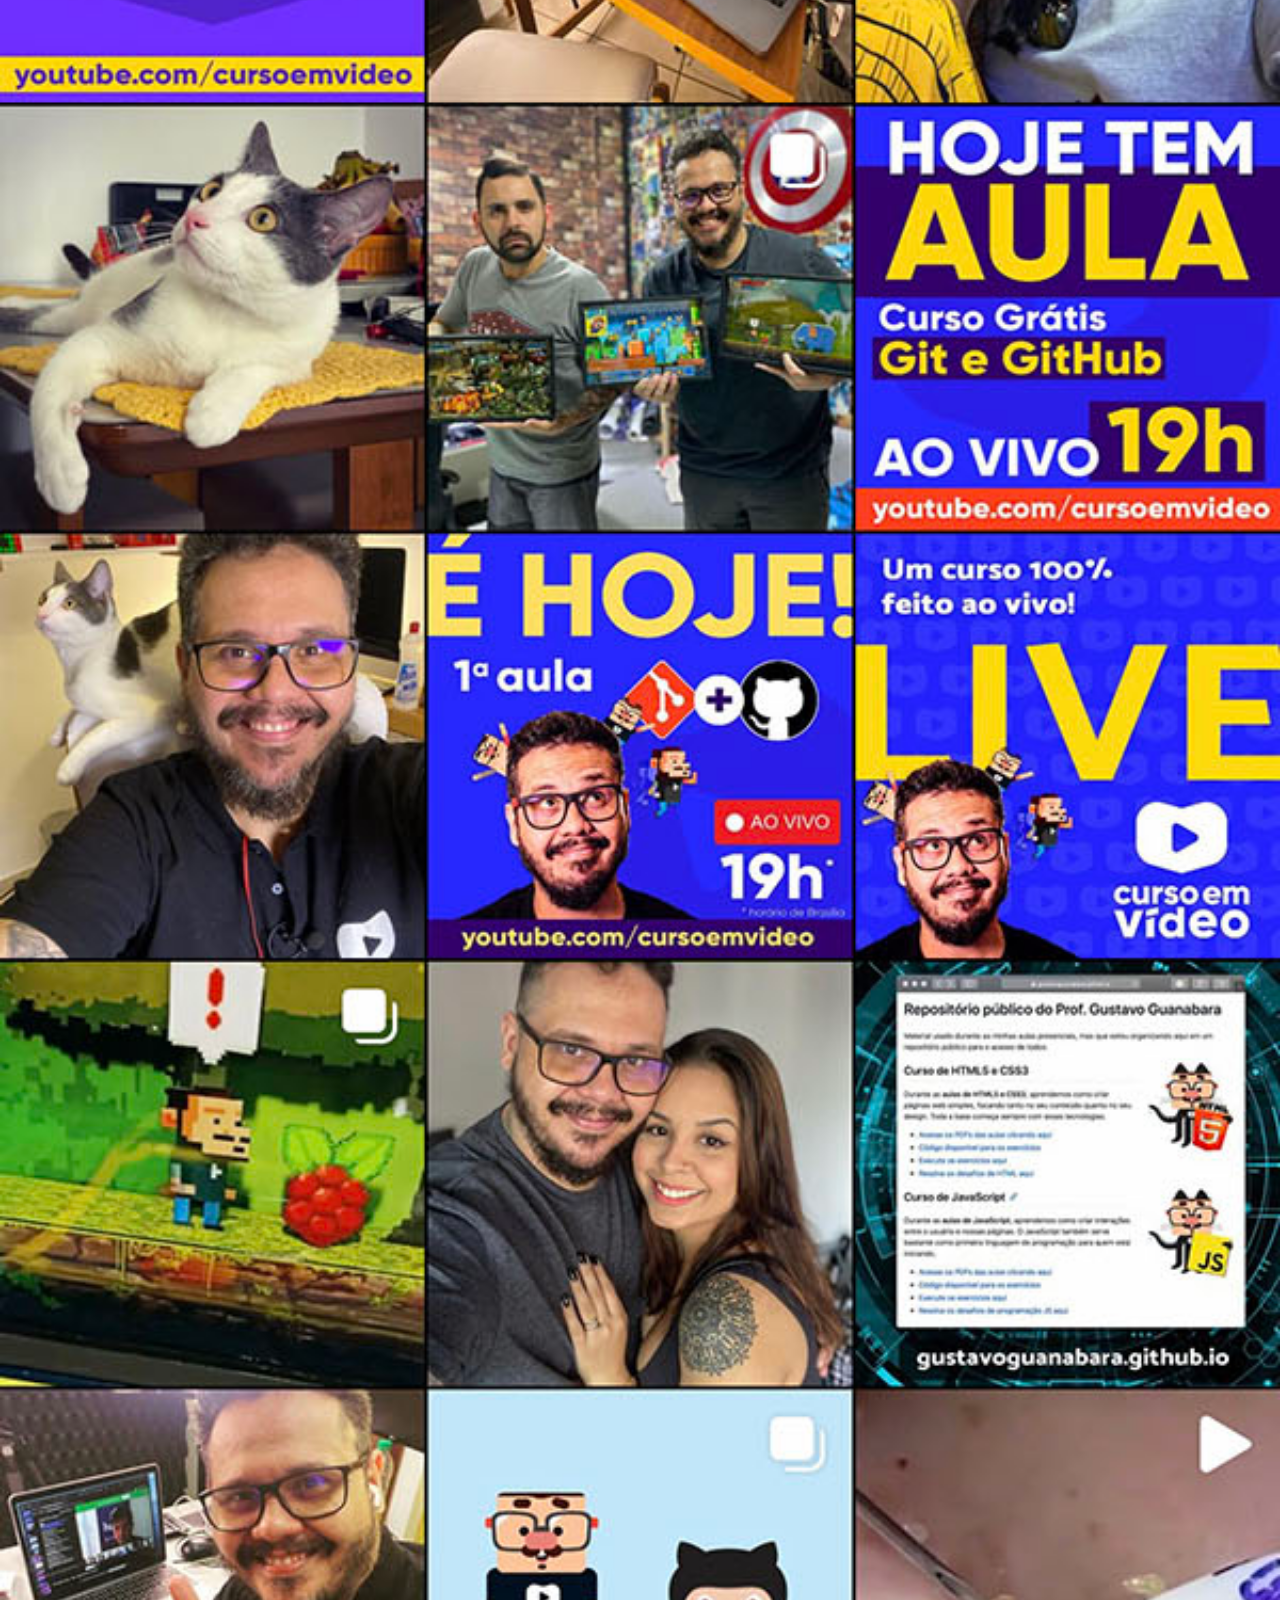
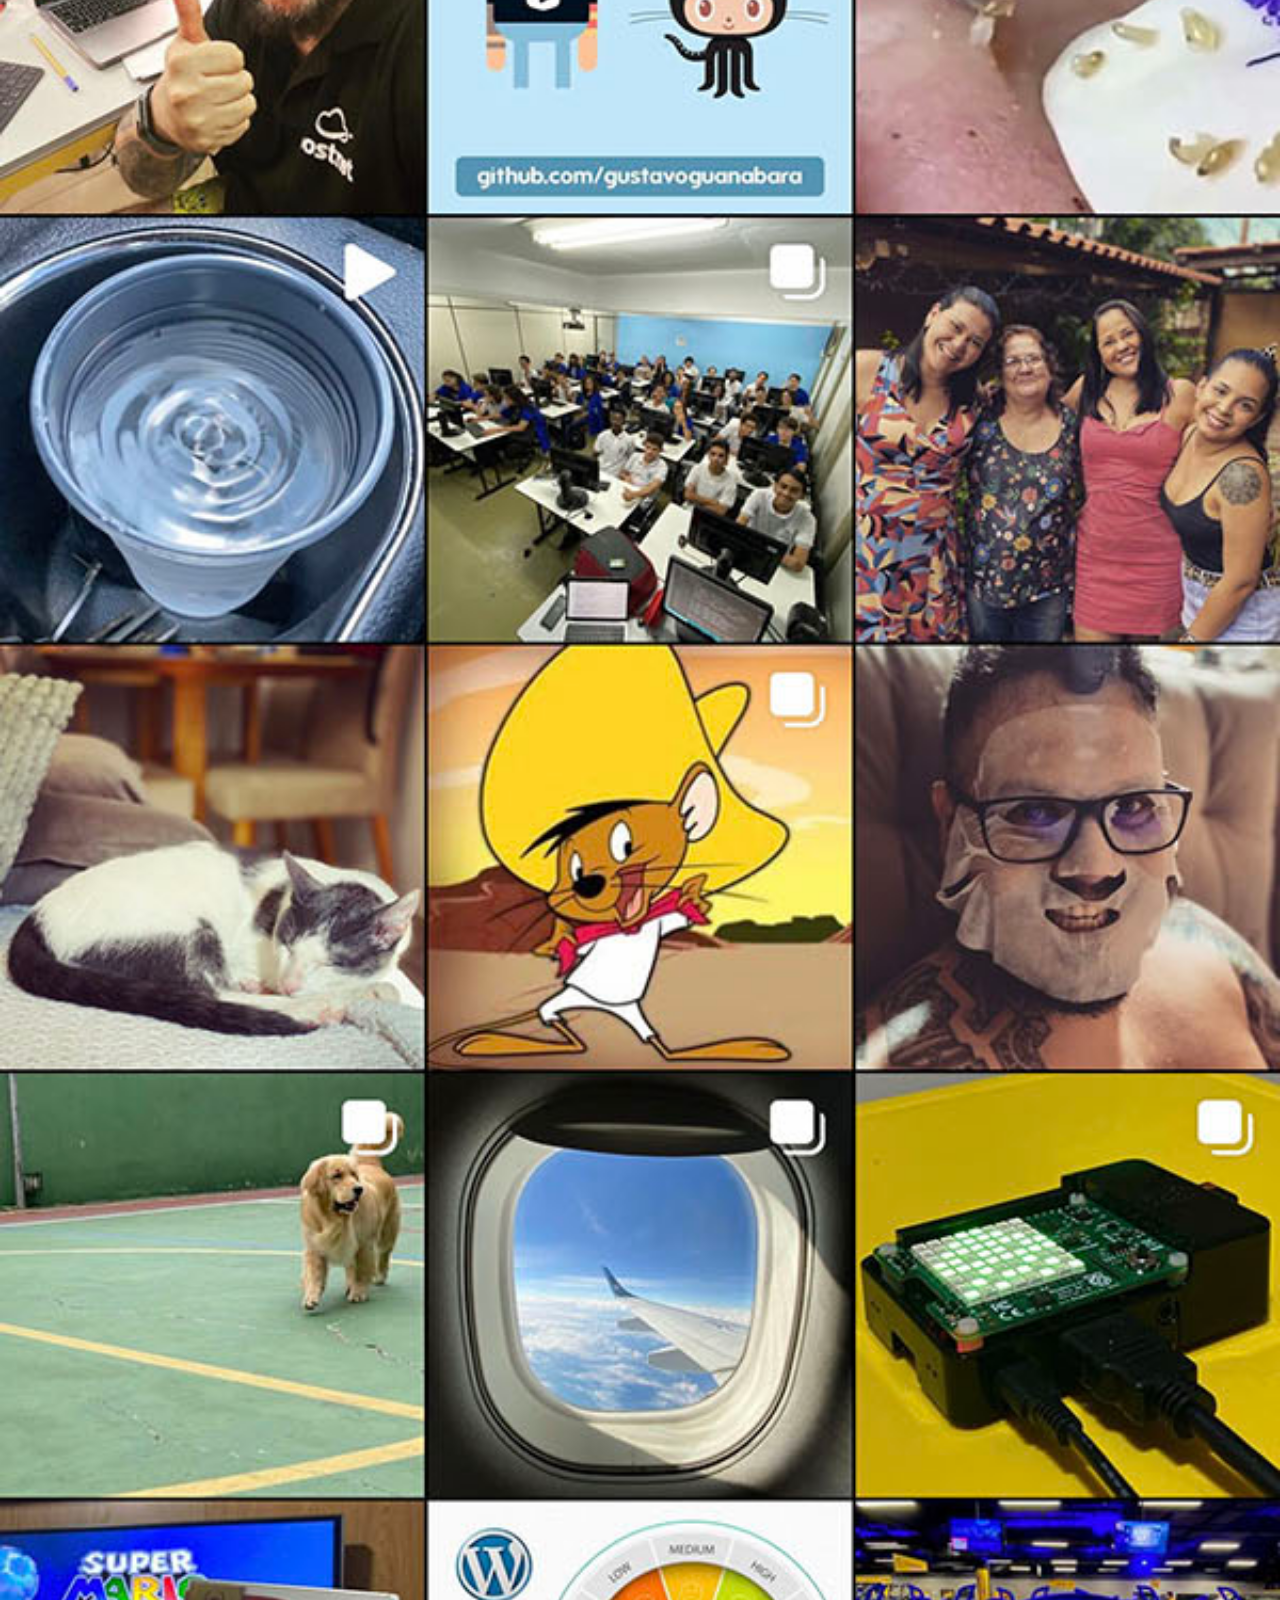
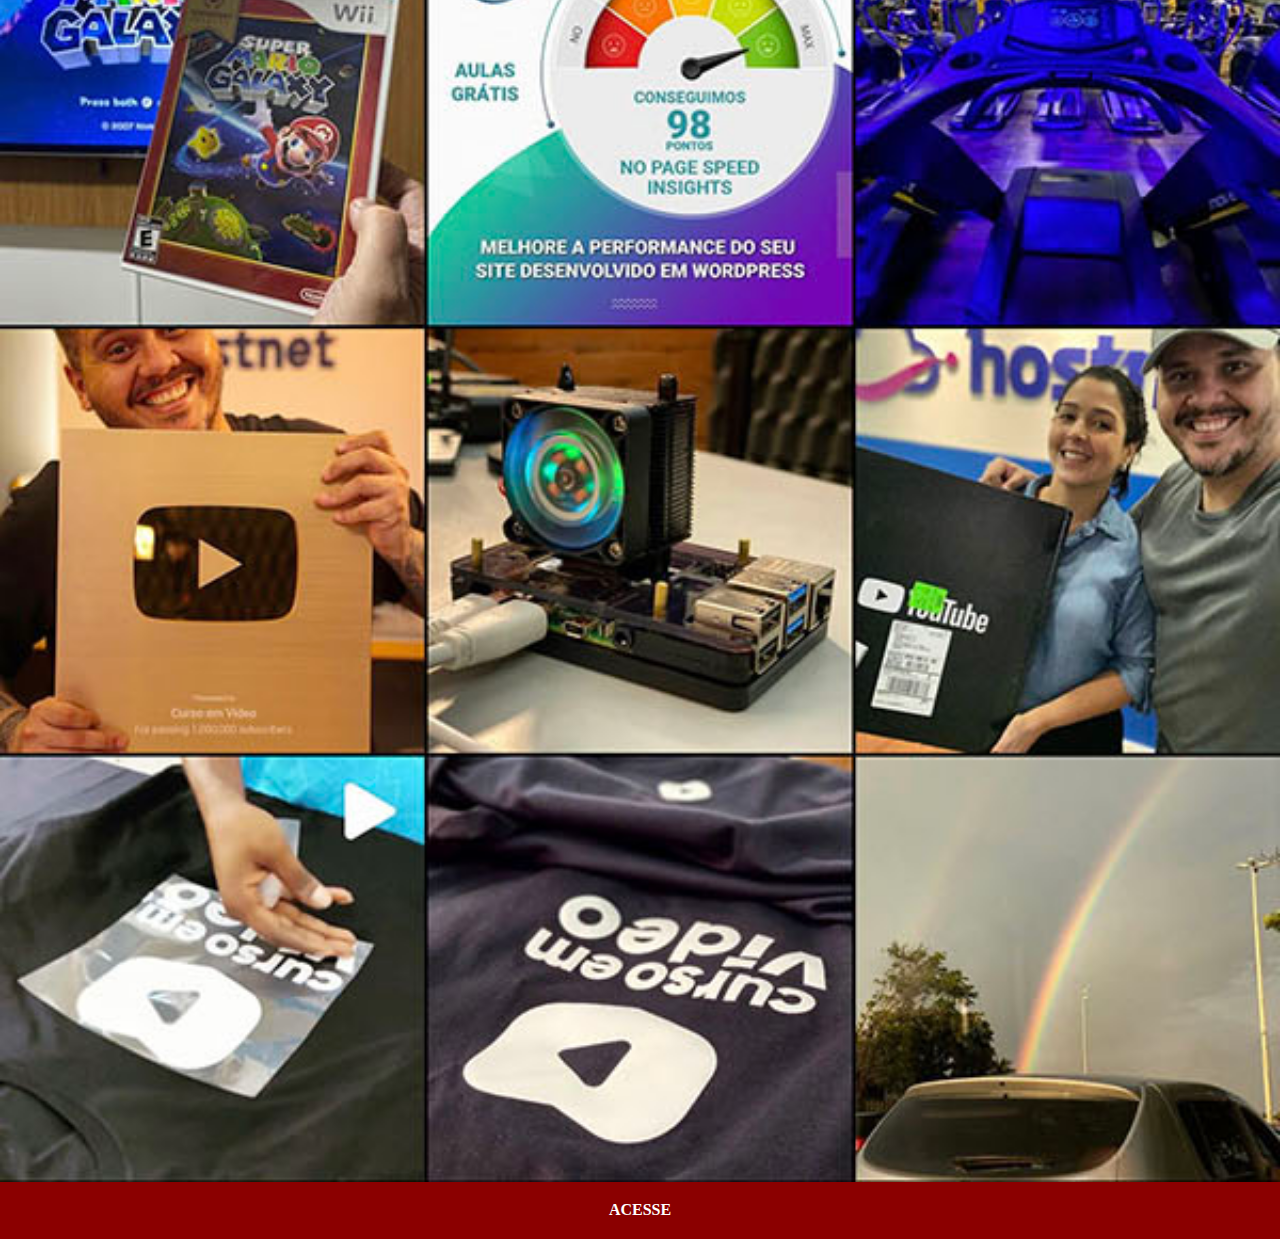
<file: instagram.html>
<!DOCTYPE html>
<html lang="en">
<head>
    <meta charset="UTF-8">
    <meta name="viewport" content="width=device-width, initial-scale=1.0">
    <title>Instagram</title>
    <link rel="stylesheet" href="estilos/social.css">
</head>
<body>
    <img src="imagens/tela-instagram.jpg" alt="Instagram">
    <a href="https://www.instagram.com/gacamargooliveira/">ACESSE</a>
    
</body>
</html>
</file>
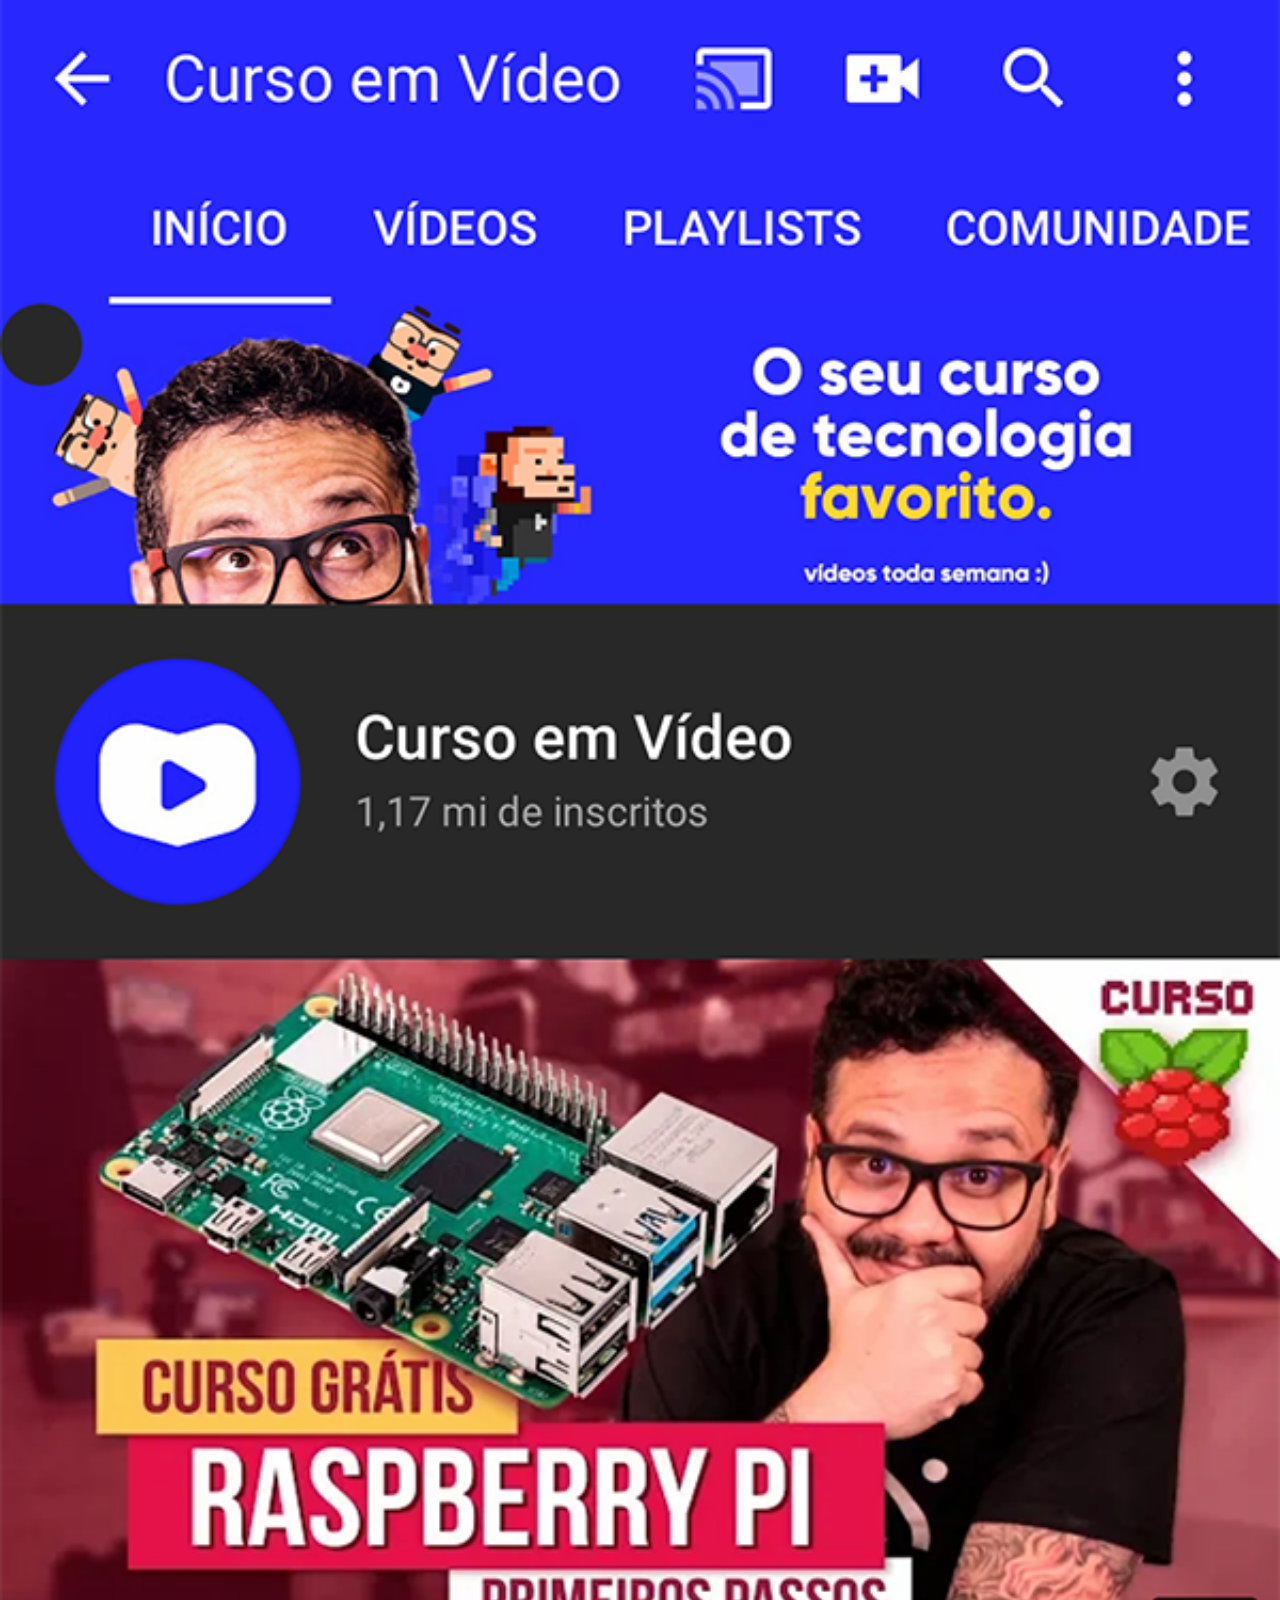
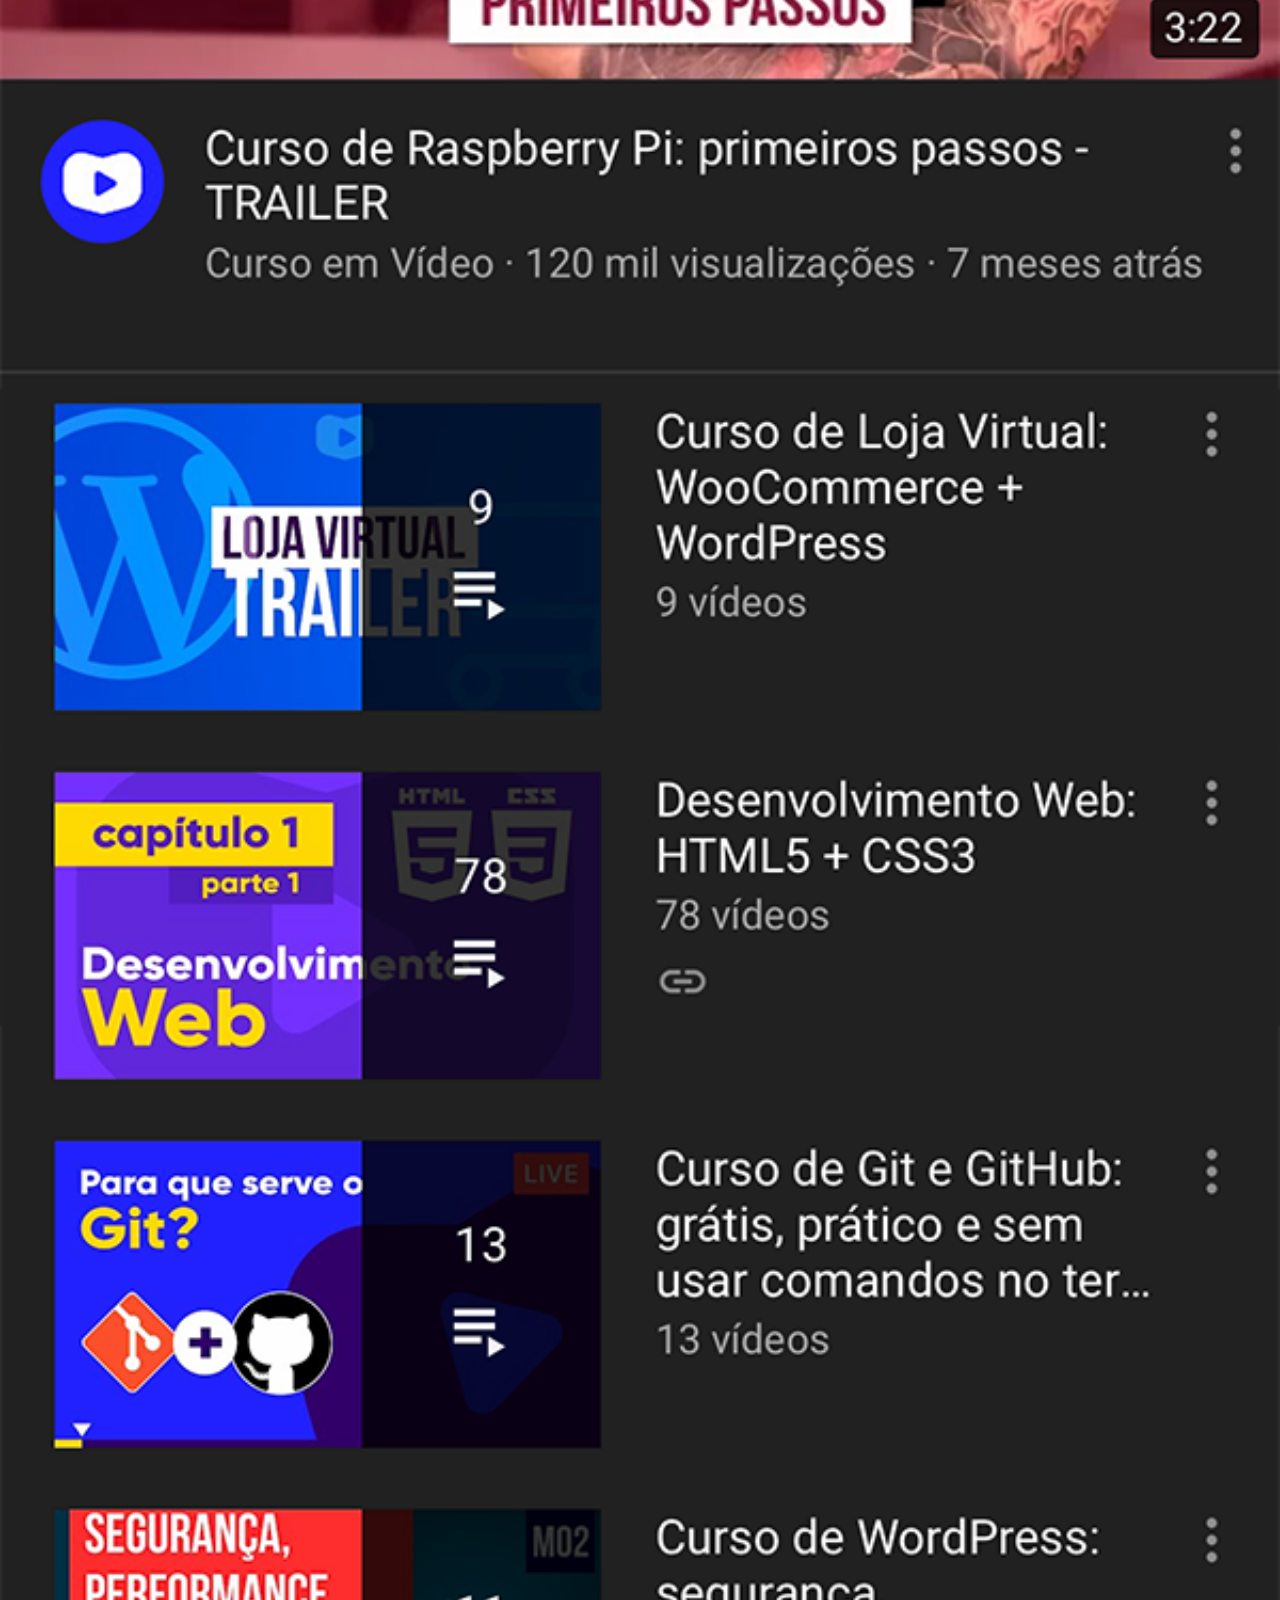
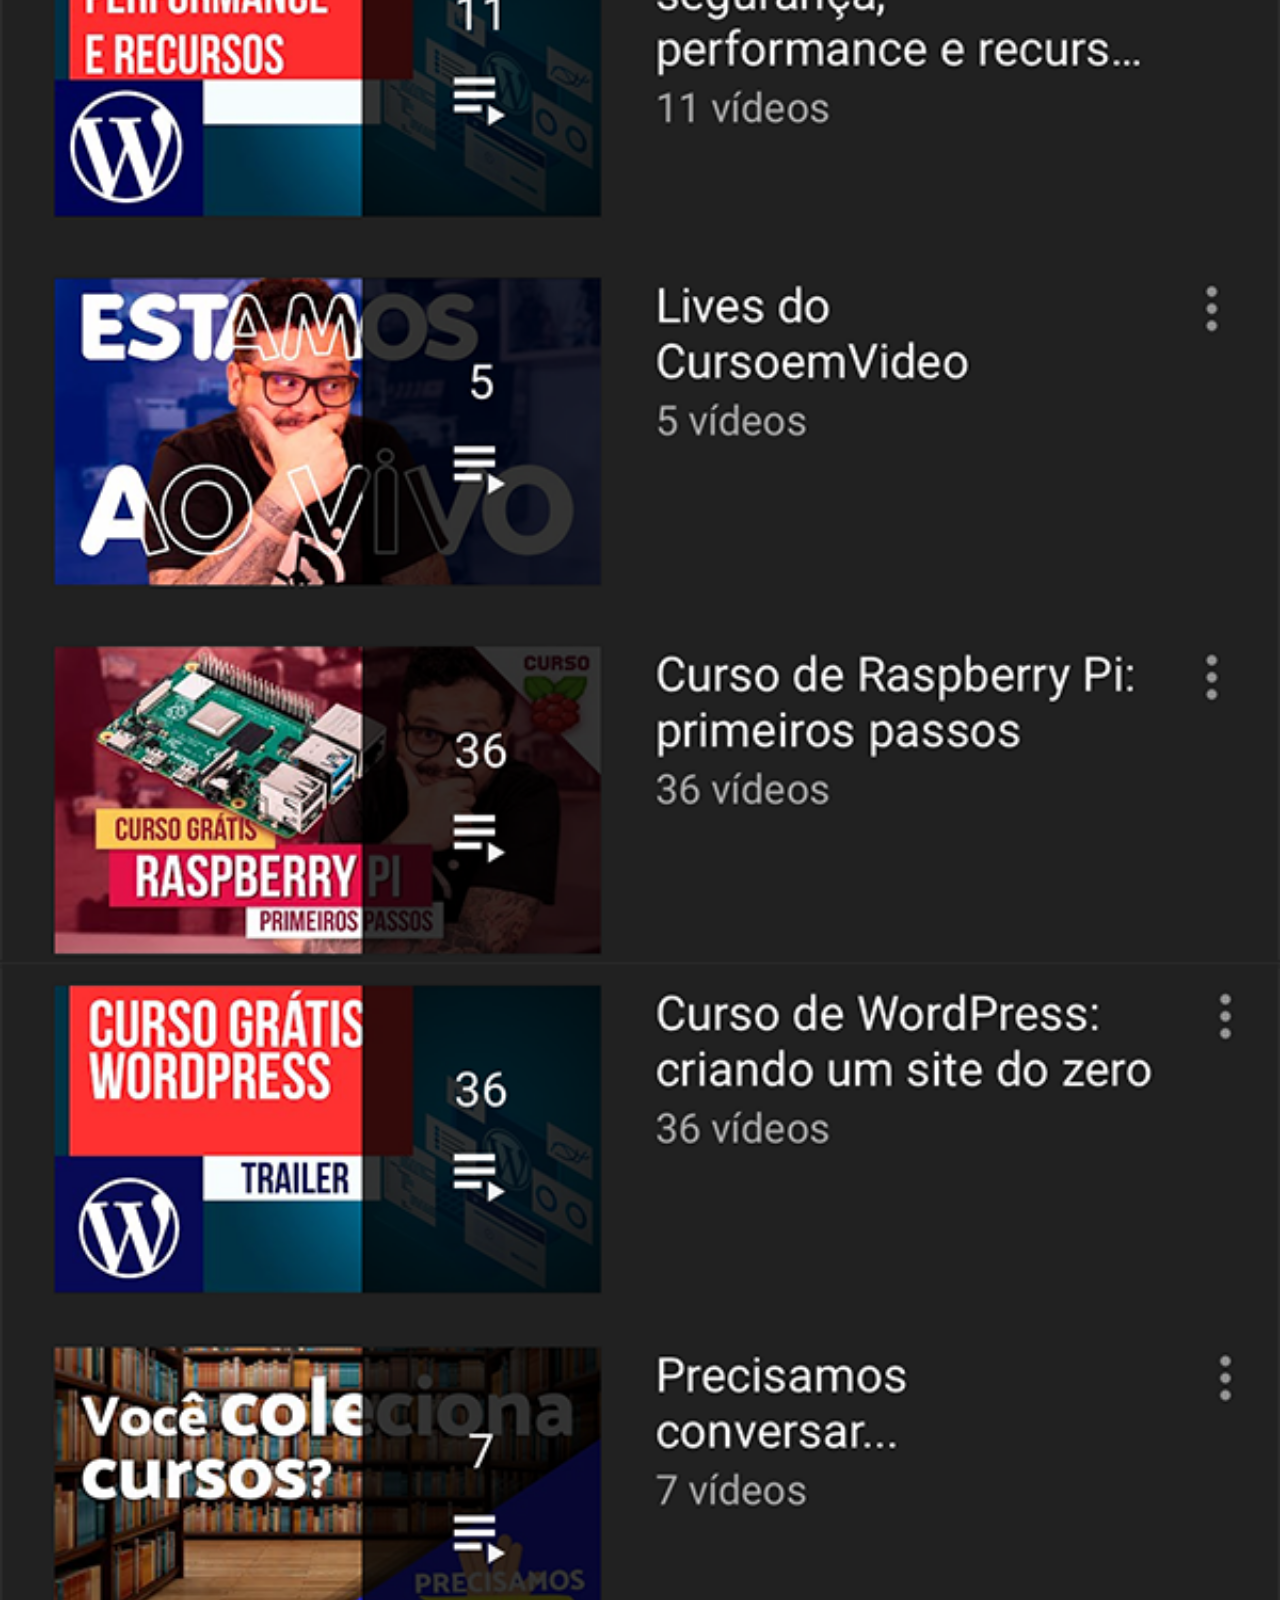
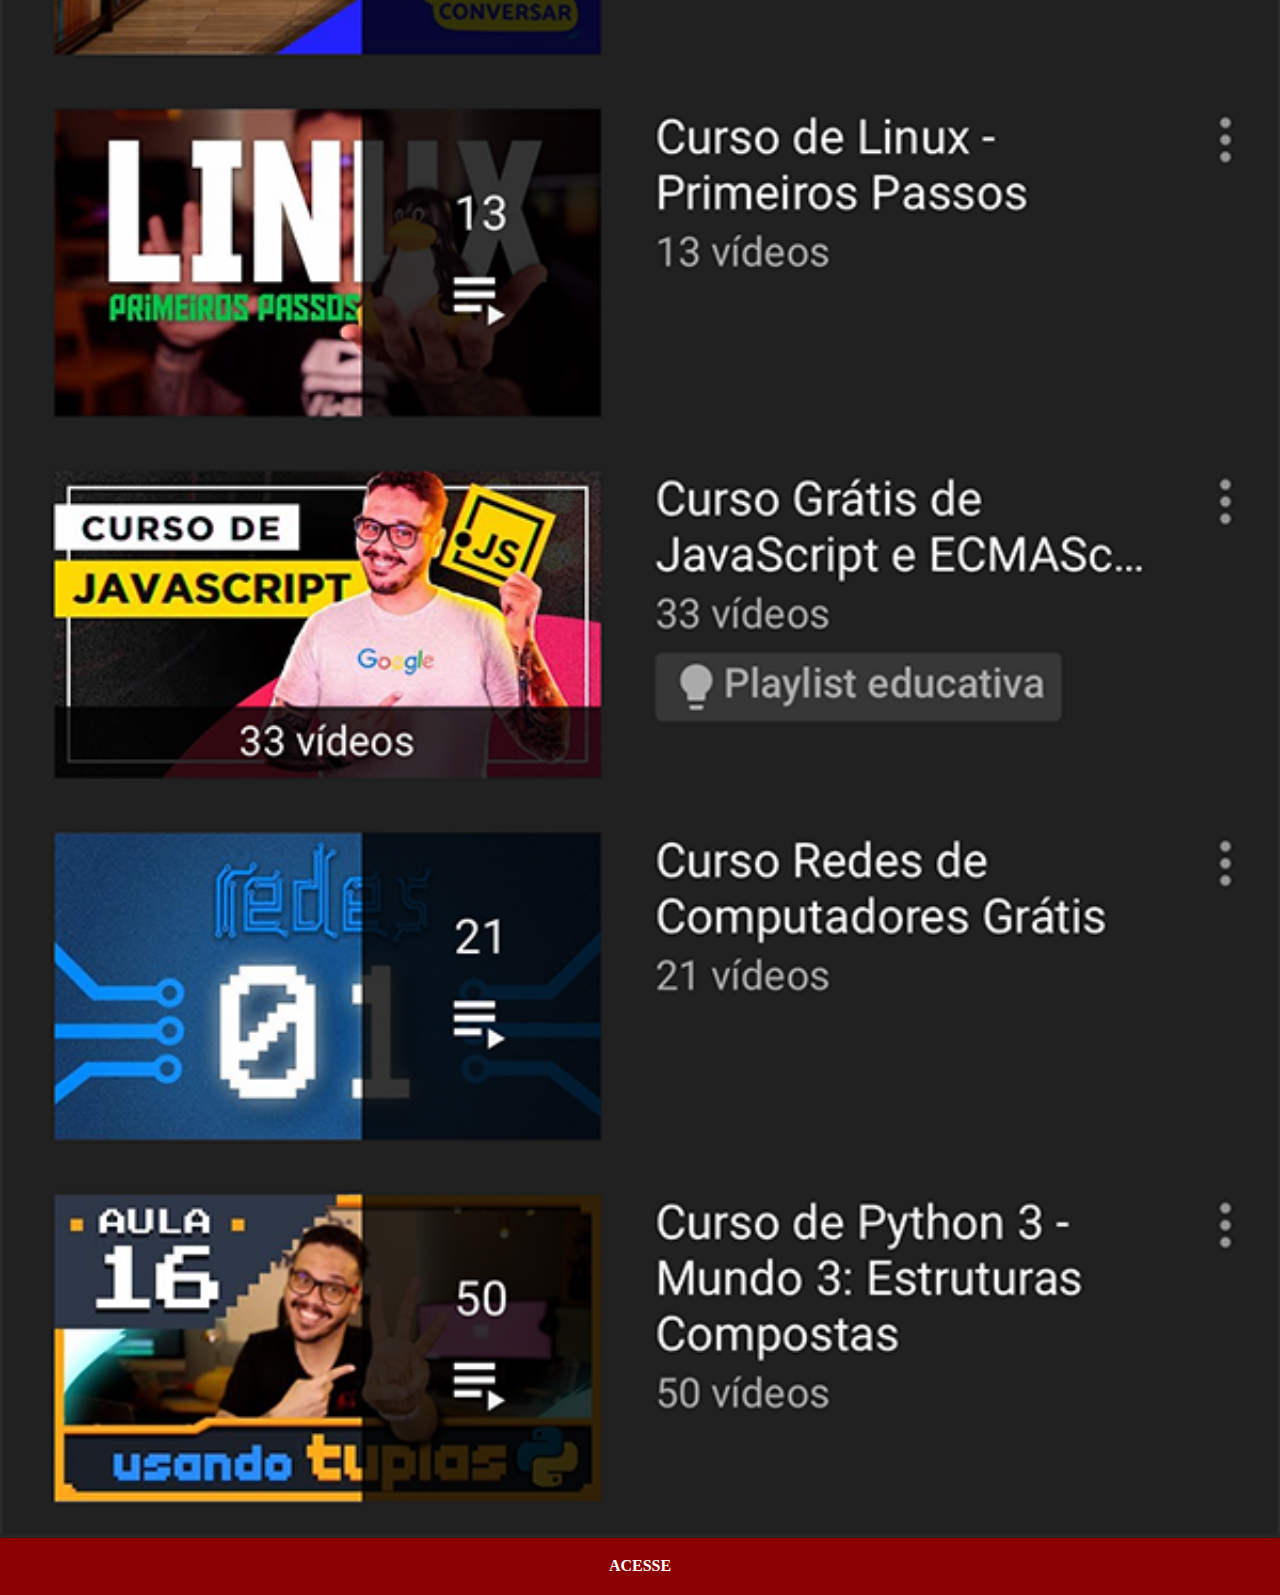
<file: youtube.html>
<!DOCTYPE html>
<html lang="pt-br">
<head>
    <meta charset="UTF-8">
    <meta name="viewport" content="width=device-width, initial-scale=1.0">
    <title>Document</title>
    <link rel="stylesheet" href="estilos/social.css">
</head>
<body>
    
    <img src="imagens/tela-youtube.png" alt="youtube">
    <a href="https://www.youtube.com/c/CursoemVídeo" target="_blank">ACESSE</a>
    
</body>
</html>
</file>
<file: estilos/style.css>
@charset 'UTF-8';

*{
    margin: 0px;
    padding: 0px;
    font-family: Arial, Helvetica, sans-serif;
    
}

html,body{
    height: 100vh;
    width: 100vw;
    background-color: black;

}

body{
    background: url(../imagens/fundo-madeira.jpg) no-repeat top center;
    background-size: cover;
    background-attachment: fixed;
}
main{
    position: relative;
    height: 100vh;
    



}

section#telefone{
    position: absolute;
    top: 50%;
    left: 50%;
    transform: translate(-50%,-50%);
    
   
    height: 627px;
    width: 311px;
    background: url(../imagens/frame-iphone.png) no-repeat;

}

iframe#tela{
    position: relative;
    top: 80px;
    left: 20px;
    height: 471px;
    width: 269px;

}
section#redes-sociais{
     text-align: right;
     padding-top: 115px;
     padding-right: 50px;
}
section#redes-sociais img{
    width: 50px;
    margin: 10px;
    border-radius: 50%;
    box-shadow: 2px 2px 5px rgba(0, 0, 0, 0.401);
    box-sizing: border-box;
   
}

section#redes-sociais img:hover{
    border: 2px solid rgba(255, 255, 255, 0.505);
    transform: translate(-3px,-3px);
    box-shadow: 5px 5px 10px rgba(0, 0, 0, 0.37);
    transition: transform 0.3s, border 0.2s ;
}
</file>
<file: estilos/social.css>
@charset 'UTF-8';

*{
            margin: 0px;
            padding: 0px;
        }

        ::-webkit-scrollbar{
            width: 0px;
            height: 0px;
        }
        img{
            width: 100vw;

        }

        a{
            display: block;
            background-color: darkred;
            color: white;
            text-align: center;
            padding: 20px;
            font-weight: bolder;
            text-decoration: none;
            margin-top: -5px;

        }

        a:hover{
            background-color: red;
        }
</file>
